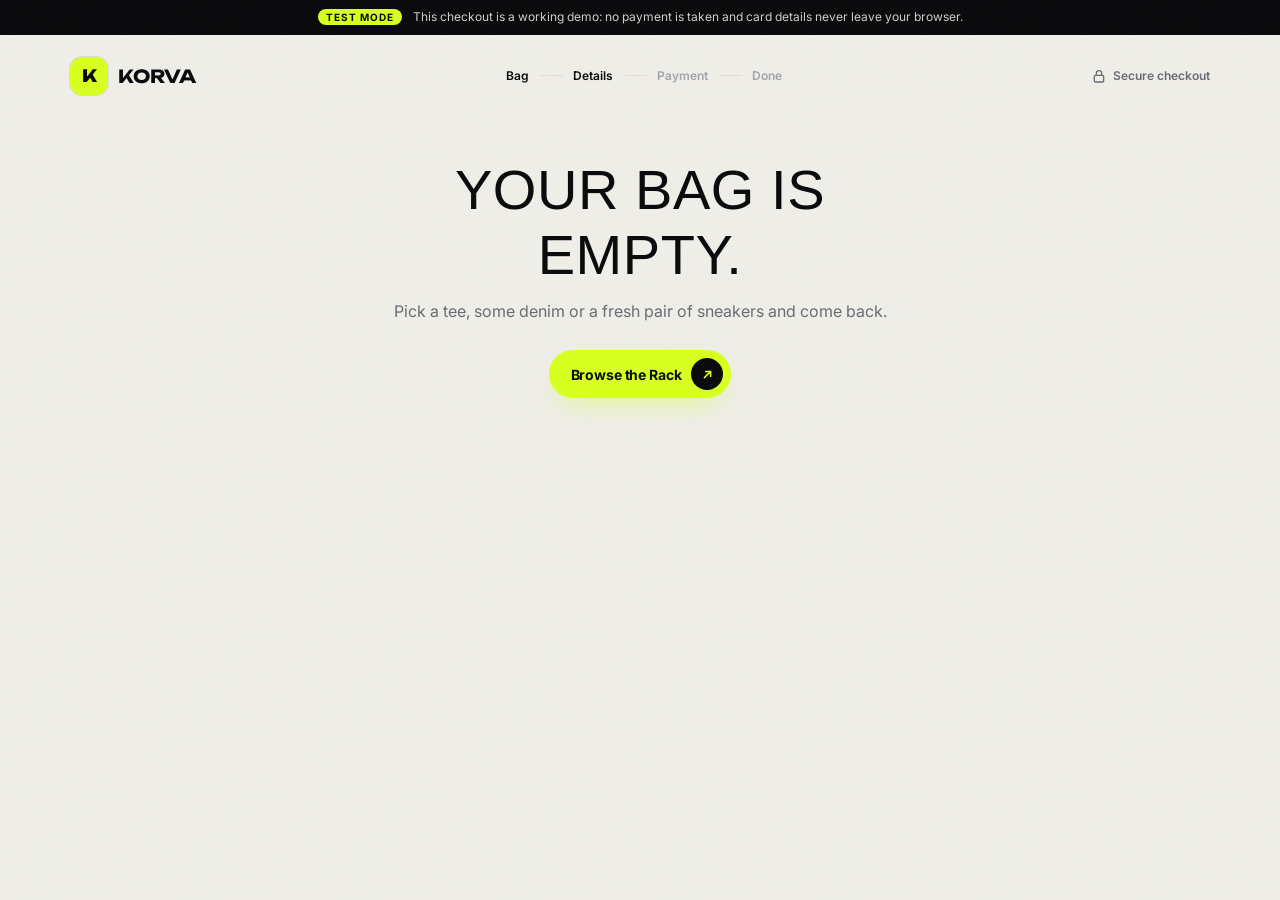
<file: checkout.html>
<!doctype html>
<html lang="en-NZ">
<head>
  <meta charset="utf-8" />
  <meta name="viewport" content="width=device-width, initial-scale=1" />
  <title>Checkout — KORVA</title>
  <meta name="description" content="Secure checkout for KORVA. Pay with Apple Pay, Google Pay, Visa, Mastercard, Afterpay, Klarna or Gem." />
  <link rel="preconnect" href="https://fonts.googleapis.com" />
  <link rel="preconnect" href="https://fonts.gstatic.com" crossorigin />
  <link href="https://fonts.googleapis.com/css2?family=Inter:wght@400;500;600;700;800&family=Unbounded:wght@600;700;800&display=swap" rel="stylesheet" />
  <link rel="stylesheet" href="styles.css" />
  <link rel="stylesheet" href="checkout.css" />
</head>
<body class="co">
  <div class="co-test" role="note"><b>Test mode</b> This checkout is a working demo: no payment is taken and card details never leave your browser.</div>

  <header class="co-head">
    <a class="co-logo" href="index.html"><span class="mark">K</span><span>KORVA</span></a>
    <div class="co-steps" aria-hidden="true"><span class="is-on">Bag</span><i></i><span class="is-on">Details</span><i></i><span id="stepPay">Payment</span><i></i><span id="stepDone">Done</span></div>
    <div class="co-secure"><svg viewBox="0 0 24 24"><rect x="5" y="11" width="14" height="10" rx="2"/><path d="M8 11V8a4 4 0 0 1 8 0v3"/></svg>Secure checkout</div>
  </header>

  <!-- empty bag -->
  <section class="co-empty" id="coEmpty" hidden>
    <h1>Your bag is empty.</h1>
    <p>Pick a tee, some denim or a fresh pair of sneakers and come back.</p>
    <a class="pill pill--primary" href="index.html#rack">Browse the Rack <span class="pill__dot"><svg viewBox="0 0 24 24"><path d="M7 17L17 7M9 7h8v8"/></svg></span></a>
  </section>

  <!-- order complete -->
  <section class="co-done" id="coDone" hidden>
    <div class="co-done__check"><svg viewBox="0 0 24 24"><path d="M5 12.5l4.5 4.5L19 7.5"/></svg></div>
    <h1>Order confirmed.</h1>
    <p id="doneText"></p>
    <div class="co-done__card" id="doneCard"></div>
    <a class="pill pill--primary" href="index.html">Back to the store <span class="pill__dot"><svg viewBox="0 0 24 24"><path d="M7 17L17 7M9 7h8v8"/></svg></span></a>
  </section>

  <main class="co-grid" id="coMain">
    <form class="co-form" id="coForm" novalidate>
      <!-- express -->
      <section class="co-card">
        <h2>Express checkout</h2>
        <div class="express">
          <button type="button" class="xbtn xbtn--apple" data-wallet="Apple Pay" aria-label="Pay with Apple Pay"><svg viewBox="0 0 24 24"><path d="M16.4 12.6c0-2.3 1.9-3.4 2-3.5-1.1-1.6-2.8-1.8-3.4-1.8-1.4-.1-2.8.9-3.5.9s-1.8-.8-3-.8C7 7.4 5.6 8.3 4.8 9.7c-1.6 2.8-.4 6.9 1.2 9.1.8 1.1 1.7 2.3 2.8 2.3 1.1 0 1.6-.7 3-.7s1.8.7 3 .7 2-1.1 2.7-2.2c.9-1.3 1.2-2.5 1.2-2.6 0 0-2.3-.9-2.3-3.7zM14.2 5.8c.6-.8 1-1.8.9-2.8-.9 0-2 .6-2.6 1.4-.6.7-1.1 1.7-.9 2.7 1 .1 2-.5 2.6-1.3z" fill="currentColor"/></svg>Pay</button>
          <button type="button" class="xbtn xbtn--google" data-wallet="Google Pay" aria-label="Pay with Google Pay"><b class="g">G</b>Pay</button>
          <button type="button" class="xbtn xbtn--afterpay" data-bnpl="afterpay" aria-label="Check out with Afterpay">afterpay</button>
        </div>
        <div class="or"><span>or pay another way</span></div>
      </section>

      <!-- contact -->
      <section class="co-card">
        <h2><span>1</span>Contact</h2>
        <div class="row">
          <label class="fld"><span>Email</span><input type="email" name="email" autocomplete="email" required placeholder="you@example.co.nz" /></label>
          <label class="fld"><span>Mobile</span><input type="tel" name="phone" autocomplete="tel" required placeholder="021 123 4567" pattern="^(\+?64|0)\s?2\d[\d\s]{6,10}$" /></label>
        </div>
        <label class="check"><input type="checkbox" name="news" checked /> Email me new drops and member offers</label>
      </section>

      <!-- delivery -->
      <section class="co-card">
        <h2><span>2</span>Delivery address</h2>
        <div class="row">
          <label class="fld"><span>First name</span><input name="first" autocomplete="given-name" required /></label>
          <label class="fld"><span>Last name</span><input name="last" autocomplete="family-name" required /></label>
        </div>
        <label class="fld"><span>Street address</span><input name="street" autocomplete="address-line1" required placeholder="12 Cuba Street" /></label>
        <div class="row">
          <label class="fld"><span>Apartment, unit (optional)</span><input name="unit" autocomplete="address-line2" /></label>
          <label class="fld"><span>Suburb</span><input name="suburb" autocomplete="address-level3" required placeholder="Te Aro" /></label>
        </div>
        <div class="row row--3">
          <label class="fld"><span>Town / city</span><input name="city" autocomplete="address-level2" required placeholder="Wellington" /></label>
          <label class="fld"><span>Region</span>
            <select name="region" autocomplete="address-level1" required>
              <option value="">Select…</option>
              <option>Northland</option><option>Auckland</option><option>Waikato</option><option>Bay of Plenty</option><option>Gisborne</option><option>Hawke's Bay</option><option>Taranaki</option><option>Manawatū-Whanganui</option><option>Wellington</option><option>Tasman</option><option>Nelson</option><option>Marlborough</option><option>West Coast</option><option>Canterbury</option><option>Otago</option><option>Southland</option>
            </select>
          </label>
          <label class="fld"><span>Postcode</span><input name="postcode" autocomplete="postal-code" required inputmode="numeric" pattern="^\d{4}$" maxlength="4" placeholder="6011" /></label>
        </div>
        <label class="fld fld--static"><span>Country</span><input value="New Zealand" readonly tabindex="-1" /></label>
      </section>

      <!-- shipping -->
      <section class="co-card">
        <h2><span>3</span>Shipping</h2>
        <div class="opts" id="shipOpts">
          <label class="opt"><input type="radio" name="ship" value="standard" checked /><div><b>Standard · NZ Post</b><small>2–4 working days, tracked</small></div><em data-ship="standard"></em></label>
          <label class="opt"><input type="radio" name="ship" value="express" /><div><b>Express courier</b><small>Next working day to main centres</small></div><em data-ship="express"></em></label>
          <label class="opt"><input type="radio" name="ship" value="collect" /><div><b>Click &amp; Collect</b><small>Ready in 2 hours · Ponsonby Rd studio, Auckland</small></div><em data-ship="collect"></em></label>
        </div>
      </section>

      <!-- payment -->
      <section class="co-card">
        <h2><span>4</span>Payment</h2>
        <div class="pay" id="payOpts">
          <div class="pay__opt">
            <label class="pay__head"><input type="radio" name="pay" value="card" checked /><b>Credit or debit card</b><span class="paymarks"><span class="pm pm--visa">VISA</span><span class="pm pm--mc"><i></i><i></i></span></span></label>
            <div class="pay__body">
              <label class="fld fld--card"><span>Card number</span><input name="cc" inputmode="numeric" autocomplete="cc-number" placeholder="1234 5678 9012 3456" maxlength="23" /><i class="brand" id="ccBrand"></i></label>
              <div class="row row--3">
                <label class="fld"><span>Expiry</span><input name="exp" inputmode="numeric" autocomplete="cc-exp" placeholder="MM / YY" maxlength="7" /></label>
                <label class="fld"><span>Security code</span><input name="cvc" inputmode="numeric" autocomplete="cc-csc" placeholder="CVC" maxlength="4" /></label>
                <label class="fld"><span>Name on card</span><input name="ccname" autocomplete="cc-name" /></label>
              </div>
              <p class="hint">Test card: 4242 4242 4242 4242, any future date, any 3-digit CVC.</p>
            </div>
          </div>
          <div class="pay__opt">
            <label class="pay__head"><input type="radio" name="pay" value="applepay" /><b>Apple Pay</b><span class="paymarks"><span class="pm pm--apple"><svg viewBox="0 0 24 24"><path d="M16.4 12.6c0-2.3 1.9-3.4 2-3.5-1.1-1.6-2.8-1.8-3.4-1.8-1.4-.1-2.8.9-3.5.9s-1.8-.8-3-.8C7 7.4 5.6 8.3 4.8 9.7c-1.6 2.8-.4 6.9 1.2 9.1.8 1.1 1.7 2.3 2.8 2.3 1.1 0 1.6-.7 3-.7s1.8.7 3 .7 2-1.1 2.7-2.2c.9-1.3 1.2-2.5 1.2-2.6 0 0-2.3-.9-2.3-3.7zM14.2 5.8c.6-.8 1-1.8.9-2.8-.9 0-2 .6-2.6 1.4-.6.7-1.1 1.7-.9 2.7 1 .1 2-.5 2.6-1.3z" fill="currentColor"/></svg>Pay</span></span></label>
            <div class="pay__body"><p>Confirm with Face ID, Touch ID or your passcode in the Apple Pay sheet.</p></div>
          </div>
          <div class="pay__opt">
            <label class="pay__head"><input type="radio" name="pay" value="googlepay" /><b>Google Pay</b><span class="paymarks"><span class="pm pm--google"><b class="g">G</b>Pay</span></span></label>
            <div class="pay__body"><p>Pay with a card saved to your Google account.</p></div>
          </div>
          <div class="pay__opt">
            <label class="pay__head"><input type="radio" name="pay" value="afterpay" /><b>Afterpay</b><span class="paymarks"><span class="pm pm--afterpay">afterpay</span></span></label>
            <div class="pay__body"><p>Four interest-free payments, every two weeks. Available on orders from NZ$1 to NZ$2,000.</p><div class="sched" id="afterpaySched"></div></div>
          </div>
          <div class="pay__opt">
            <label class="pay__head"><input type="radio" name="pay" value="klarna" /><b>Klarna</b><span class="paymarks"><span class="pm pm--klarna">Klarna.</span></span></label>
            <div class="pay__body">
              <div class="opts opts--mini">
                <label class="opt"><input type="radio" name="klarna" value="4" checked /><div><b>Pay in 4</b><small id="klarna4"></small></div></label>
                <label class="opt"><input type="radio" name="klarna" value="30" /><div><b>Pay in 30 days</b><small>Nothing to pay today</small></div></label>
              </div>
            </div>
          </div>
          <div class="pay__opt">
            <label class="pay__head"><input type="radio" name="pay" value="gem" /><b>Gem Interest Free</b><span class="paymarks"><span class="pm pm--gem">gem</span></span></label>
            <div class="pay__body"><p id="gemText"></p><p class="hint">Gem Visa is subject to approval; fees, terms and conditions apply.</p></div>
          </div>
        </div>
        <div class="err" id="formErr" role="alert"></div>
        <button class="pill pill--primary paybtn" id="payBtn" type="submit">Pay <span id="payAmt"></span></button>
        <p class="legal">By placing your order you agree to the KORVA terms of sale. 30-day returns across New Zealand.</p>
      </section>
    </form>

    <!-- summary -->
    <aside class="co-sum" id="coSum">
      <div class="co-card co-card--sum">
        <h2>Order summary <small id="sumCount"></small></h2>
        <ul class="sum__list" id="sumList"></ul>
        <form class="promo" id="promoForm"><input id="promo" placeholder="Discount code" autocomplete="off" /><button>Apply</button></form>
        <div class="promo__msg" id="promoMsg"></div>
        <dl class="sum__totals">
          <div><dt>Subtotal</dt><dd id="sumSub"></dd></div>
          <div id="sumDiscRow" hidden><dt>Discount</dt><dd id="sumDisc"></dd></div>
          <div><dt>Shipping</dt><dd id="sumShip"></dd></div>
          <div class="sum__total"><dt>Total <small>NZD</small></dt><dd id="sumTotal"></dd></div>
          <div class="sum__gst"><dt>Includes GST (15%)</dt><dd id="sumGst"></dd></div>
        </dl>
        <div class="sum__bnpl" id="sumBnpl"></div>
        <div class="upsell" id="upsell"></div>
        <div class="sum__trust"><span>✓ Free NZ shipping over $150</span><span>✓ 30-day returns</span><span>✓ Secure payment</span></div>
      </div>
    </aside>
  </main>

  <!-- wallet / provider sheet -->
  <div class="sheet" id="sheet" aria-hidden="true">
    <div class="sheet__scrim" data-close></div>
    <div class="sheet__panel" id="sheetPanel"></div>
  </div>

  <div class="processing" id="processing"><div class="spinner"></div><p id="procText">Processing payment…</p></div>

  <script src="data.js"></script>
  <script src="checkout.js"></script>
</body>
</html>
</file>
<file: styles.css>
/* =====================================================================
   KORVA / AFTERHOURS — storefront styles
   Night concrete, silver and acid yellow. Condensed headlines, hard flash.
   ===================================================================== */
:root {
  --bg: #0b0b0d;
  --bg-2: #111115;
  --card: #16161b;
  --card-2: #1d1d23;
  --fg: #f2f2ee;
  --muted: #8d8d97;
  --line: #26262d;
  --ink: #0b0b0d;
  --acid: #d7ff1f;
  --acid-2: #bde000;
  --silver: #c8ccd4;
  --hot: #ff4d2e;
  --grad: linear-gradient(90deg, #f4f4f1 0%, #b9bdc6 40%, #d7ff1f 100%);
  --ease: cubic-bezier(.22, 1, .36, 1);
  --ease-io: cubic-bezier(.76, 0, .24, 1);
  --font: 'Inter', system-ui, -apple-system, 'Segoe UI', sans-serif;
  --display: 'Anton', Impact, 'Arial Narrow', sans-serif;
  --brand: 'Unbounded', 'Inter', system-ui, sans-serif;
  --mono: 'JetBrains Mono', ui-monospace, monospace;
  /* legacy names still used by the checkout */
  --primary: #d7ff1f;
  --primary-2: #bde000;
  --lime: #d7ff1f;
  --coral: #ff4d2e;
  --violet: #c8ccd4;
  color-scheme: dark;
}
* { box-sizing: border-box; margin: 0; padding: 0; }
html { -webkit-text-size-adjust: 100%; overflow-x: clip; }
html.lenis, html.lenis body { height: auto; }
.lenis.lenis-smooth { scroll-behavior: auto !important; }
body { background: var(--bg); color: var(--fg); font-family: var(--font); -webkit-font-smoothing: antialiased; overflow-x: clip; }
body::before { content: ''; position: fixed; inset: 0; z-index: 200; pointer-events: none; opacity: .07; mix-blend-mode: overlay; background-image: url("data:image/svg+xml,%3Csvg xmlns='http://www.w3.org/2000/svg' width='160' height='160'%3E%3Cfilter id='n'%3E%3CfeTurbulence baseFrequency='.9' numOctaves='2' stitchTiles='stitch'/%3E%3C/filter%3E%3Crect width='160' height='160' filter='url(%23n)'/%3E%3C/svg%3E"); }
body.is-intro, body.is-locked { overflow: hidden; height: 100vh; }
img { display: block; max-width: 100%; }
button { font: inherit; color: inherit; background: none; border: 0; cursor: pointer; }
a { color: inherit; text-decoration: none; }
svg { display: block; }
::selection { background: var(--acid); color: var(--ink); }
.icon-btn svg, .circle-btn svg, .pill__dot svg, .heart svg, .link-arrow svg, .dark-dot svg, .film__chip svg, .footer__news button svg {
  fill: none; stroke: currentColor; stroke-width: 2; stroke-linecap: round; stroke-linejoin: round;
}

/* ---------- type ---------- */
.h1, .h2 { font-family: var(--display); font-weight: 400; text-transform: uppercase; letter-spacing: .005em; line-height: .9; color: var(--fg); }
.h1 { font-size: clamp(56px, 8vw, 132px); }
.h2 { font-size: clamp(48px, 6.4vw, 104px); }
.center { text-align: center; }
.acid { font-style: normal; color: var(--acid); }
.eyebrow { font-family: var(--mono); font-size: 11px; font-weight: 700; letter-spacing: .16em; text-transform: uppercase; color: var(--silver); display: flex; align-items: center; gap: 10px; margin-bottom: 16px; }
.eyebrow::before { content: ''; width: 8px; height: 8px; background: var(--acid); }
.eyebrow.center { justify-content: center; }
.micro { text-align: center; font-family: var(--mono); font-size: 10px; letter-spacing: .2em; text-transform: uppercase; color: #5d5d66; margin-top: 30px; }

[data-split] .w { display: inline-block; white-space: nowrap; }
[data-split] .ch { display: inline-block; opacity: 0; transform: translateY(.5em) skewY(6deg); filter: blur(8px); transition: opacity .8s var(--ease), transform .9s var(--ease), filter .8s var(--ease); }
[data-split].is-in .ch { opacity: 1; transform: none; filter: none; }
[data-reveal] { opacity: 0; transform: translateY(30px); filter: blur(6px); transition: opacity 1s var(--ease), transform 1.1s var(--ease), filter 1s var(--ease); }
[data-reveal].is-in { opacity: 1; transform: none; filter: none; }

/* ---------- pills / buttons ---------- */
.pill { display: inline-flex; align-items: center; gap: 10px; height: 48px; padding: 0 8px 0 22px; border-radius: 999px; font-size: 14px; font-weight: 700; letter-spacing: -0.01em; white-space: nowrap; transition: transform .4s var(--ease), box-shadow .4s var(--ease), background .3s; }
.pill:not(:has(.pill__dot)):not(:has(.pill__count)) { padding: 0 26px; justify-content: center; }
.pill:hover { transform: translateY(-2px); }
.pill:active { transform: scale(.97); }
.pill--acid, .pill--primary, .pill--lime { background: var(--acid); color: var(--ink); box-shadow: 0 12px 30px -14px rgba(215,255,31,.75); }
.pill--acid:hover { box-shadow: 0 16px 40px -12px rgba(215,255,31,.9); }
.pill--ghost { background: rgba(255,255,255,.08); color: #fff; border: 1px solid rgba(255,255,255,.28); backdrop-filter: blur(10px); }
.pill--sm { height: 38px; font-size: 12.5px; padding: 0 5px 0 16px; }
.pill__dot { width: 32px; height: 32px; border-radius: 50%; background: var(--ink); color: var(--acid); display: grid; place-items: center; transition: transform .5s var(--ease); }
.pill--sm .pill__dot { width: 28px; height: 28px; }
.pill--ghost .pill__dot { background: #fff; color: var(--ink); }
.pill__dot svg { width: 15px; height: 15px; stroke-width: 2.4; }
.pill:hover .pill__dot { transform: rotate(45deg); }
.pill__count { min-width: 30px; height: 30px; border-radius: 50%; background: var(--ink); color: var(--acid); display: grid; place-items: center; font-size: 12px; font-weight: 800; }
.circle-btn { width: 44px; height: 44px; border-radius: 50%; border: 1px solid var(--line); background: var(--card); display: grid; place-items: center; color: var(--fg); transition: transform .3s var(--ease), background .3s, color .3s; }
.circle-btn:hover { background: var(--acid); color: var(--ink); transform: scale(1.06); }
.circle-btn svg { width: 18px; height: 18px; }
.heart { width: 42px; height: 42px; border-radius: 50%; display: grid; place-items: center; background: var(--card-2); border: 1px solid var(--line); color: var(--hot); transition: transform .3s var(--ease); }
.heart svg { width: 18px; height: 18px; }
.heart.is-on svg { fill: currentColor; }
.heart:hover { transform: scale(1.1); }
.link-arrow { display: inline-flex; align-items: center; gap: 8px; font-size: 13px; font-weight: 700; color: var(--fg); }
.link-arrow svg { width: 16px; height: 16px; transition: transform .3s var(--ease); }
.link-arrow:hover { color: var(--acid); }
.link-arrow:hover svg { transform: translateX(4px); }
.dark-dot { width: 36px; height: 36px; border-radius: 50%; background: var(--acid); color: var(--ink); display: grid; place-items: center; flex: none; }
.dark-dot svg { width: 14px; height: 14px; }
.badge-new { position: absolute; z-index: 4; font-family: var(--mono); font-size: 9px; font-weight: 700; letter-spacing: .12em; background: var(--acid); color: var(--ink); padding: 4px 7px; }

/* =====================================================================
   INTRO — clock counts to midnight, flashes reveal the drop, blinds open
   ===================================================================== */
.intro { position: fixed; inset: 0; z-index: 100; background: #070708; color: #fff; overflow: hidden; display: grid; place-items: center; }
.intro__grain { position: absolute; inset: -50%; opacity: .14; background-image: url("data:image/svg+xml,%3Csvg xmlns='http://www.w3.org/2000/svg' width='200' height='200'%3E%3Cfilter id='n'%3E%3CfeTurbulence baseFrequency='.85' numOctaves='3'/%3E%3C/filter%3E%3Crect width='200' height='200' filter='url(%23n)'/%3E%3C/svg%3E"); animation: grain .5s steps(4) infinite; }
@keyframes grain { 0% { transform: translate(0, 0); } 25% { transform: translate(-3%, 2%); } 50% { transform: translate(2%, -3%); } 75% { transform: translate(-2%, -1%); } }
.intro__top, .intro__bottom { position: absolute; left: clamp(20px, 4vw, 48px); right: clamp(20px, 4vw, 48px); display: flex; justify-content: space-between; font-family: var(--mono); font-size: 11px; letter-spacing: .18em; text-transform: uppercase; color: rgba(255,255,255,.55); z-index: 3; }
.intro__top { top: 28px; } .intro__bottom { bottom: 34px; }
.intro__clock { position: absolute; top: 70px; left: 50%; transform: translateX(-50%); z-index: 3; text-align: center; font-family: var(--mono); }
.intro__clock span { display: block; font-size: clamp(22px, 3vw, 34px); font-weight: 700; color: var(--acid); letter-spacing: .06em; font-variant-numeric: tabular-nums; }
.intro__clock small { font-size: 10px; letter-spacing: .3em; text-transform: uppercase; color: rgba(255,255,255,.5); }
.intro__shots { position: absolute; inset: 0; z-index: 1; display: grid; place-items: center; }
.intro__shots img { position: absolute; width: min(46vw, 440px); max-height: 56vh; object-fit: contain; opacity: 0; transform: scale(.9) rotate(var(--r, 0deg)); filter: drop-shadow(0 40px 60px rgba(0,0,0,.8)) contrast(1.1); transition: opacity .25s, transform 1.2s var(--ease); }
.intro__shots img:nth-child(1) { --r: -6deg; } .intro__shots img:nth-child(2) { --r: 4deg; } .intro__shots img:nth-child(3) { --r: -3deg; } .intro__shots img:nth-child(4) { --r: 7deg; }
.intro__shots img.is-on { opacity: 1; transform: scale(1) rotate(var(--r)); }
.intro__shots img.is-past { opacity: .12; transform: scale(1.1) rotate(var(--r)); filter: grayscale(1) blur(2px); }
.intro__word { position: relative; z-index: 2; display: flex; font-family: var(--display); font-size: clamp(110px, 26vw, 400px); line-height: .82; letter-spacing: .01em; color: transparent; -webkit-text-stroke: 2px rgba(255,255,255,.85); }
.intro__word span { display: inline-block; transform: translateY(30%); opacity: 0; transition: transform 1s var(--ease), opacity .6s, color .25s, -webkit-text-stroke-color .25s; }
.intro__word.is-in span { transform: none; opacity: 1; }
.intro__word.is-lit span { color: var(--acid); -webkit-text-stroke-color: var(--acid); }
.intro__word span:nth-child(2) { transition-delay: .06s; } .intro__word span:nth-child(3) { transition-delay: .12s; } .intro__word span:nth-child(4) { transition-delay: .18s; } .intro__word span:nth-child(5) { transition-delay: .24s; }
.intro__line { position: absolute; z-index: 3; top: calc(50% + clamp(60px, 13vw, 200px)); font-family: var(--display); font-size: clamp(22px, 3vw, 40px); text-transform: uppercase; letter-spacing: .02em; opacity: 0; transform: translateY(10px); transition: all .6s var(--ease); }
.intro__line b { color: var(--acid); font-weight: 400; }
.intro__line.is-in { opacity: 1; transform: none; }
.intro__flash { position: absolute; inset: 0; z-index: 5; background: #fff; opacity: 0; pointer-events: none; }
.intro__flash.go { animation: flash .45s ease-out; }
@keyframes flash { 0% { opacity: .95; } 100% { opacity: 0; } }
.intro__blinds { position: absolute; inset: 0; z-index: 6; display: grid; grid-template-rows: repeat(8, 1fr); pointer-events: none; }
.intro__blinds i { background: #070708; transform-origin: 50% 0; transform: scaleY(0); }
.intro.is-open .intro__blinds i { animation: blind 1s var(--ease-io) forwards; }
.intro.is-open .intro__blinds i:nth-child(odd) { transform-origin: 50% 100%; }
@keyframes blind { 0% { transform: scaleY(0); } 45% { transform: scaleY(1.02); } 100% { transform: scaleY(0); } }
.intro.is-open .intro__blinds i:nth-child(2) { animation-delay: .04s; } .intro.is-open .intro__blinds i:nth-child(3) { animation-delay: .08s; } .intro.is-open .intro__blinds i:nth-child(4) { animation-delay: .12s; }
.intro.is-open .intro__blinds i:nth-child(5) { animation-delay: .16s; } .intro.is-open .intro__blinds i:nth-child(6) { animation-delay: .2s; } .intro.is-open .intro__blinds i:nth-child(7) { animation-delay: .24s; } .intro.is-open .intro__blinds i:nth-child(8) { animation-delay: .28s; }
.intro.is-open > :not(.intro__blinds) { transition: opacity .1s .55s; opacity: 0 !important; }
.intro.is-open { background: transparent; transition: background 0s .55s; }
.intro.is-gone { display: none; }
.intro__skip { position: absolute; z-index: 7; right: clamp(20px, 4vw, 48px); bottom: 70px; font-family: var(--mono); font-size: 11px; letter-spacing: .2em; text-transform: uppercase; color: rgba(255,255,255,.7); border: 1px solid rgba(255,255,255,.25); padding: 9px 16px; border-radius: 999px; }
.intro__skip:hover { background: var(--acid); color: var(--ink); border-color: var(--acid); }

/* =====================================================================
   NAV
   ===================================================================== */
.nav { position: fixed; top: 14px; left: 50%; z-index: 50; width: min(1220px, calc(100vw - 32px)); height: 58px; padding: 0 8px 0 10px; display: flex; align-items: center; gap: 18px; border-radius: 999px;
  background: rgba(14, 14, 18, .78); backdrop-filter: blur(18px) saturate(1.4); -webkit-backdrop-filter: blur(18px) saturate(1.4);
  border: 1px solid rgba(255,255,255,.08); box-shadow: 0 20px 40px -20px rgba(0,0,0,.8); color: #fff; transform: translate(-50%, 0); transition: transform .8s var(--ease), opacity .6s; }
body.is-intro .nav { transform: translate(-50%, -140%); opacity: 0; }
.nav__logo { display: flex; align-items: center; gap: 10px; }
.mark { width: 38px; height: 38px; border-radius: 12px; display: grid; place-items: center; font-family: var(--brand); font-weight: 800; font-size: 17px; color: var(--ink); background: var(--acid); }
.nav__word { font-family: var(--brand); font-weight: 700; font-size: 17px; letter-spacing: .04em; }
.nav__links { display: flex; gap: 2px; margin: 0 auto; }
.nav__links a { font-size: 12.5px; font-weight: 500; padding: 8px 12px; border-radius: 999px; color: rgba(255,255,255,.72); transition: background .35s var(--ease), color .35s; white-space: nowrap; }
.nav__links a:hover { color: #fff; background: rgba(255,255,255,.08); }
.nav__links a.is-active { background: var(--acid); color: var(--ink); font-weight: 700; }
.nav__links a.nav__new:not(.is-active) { color: var(--acid); }
.nav__icons { display: flex; align-items: center; gap: 6px; }
.nav__clock { font-family: var(--mono); font-size: 11px; color: rgba(255,255,255,.55); margin-right: 4px; font-variant-numeric: tabular-nums; }
.icon-btn { width: 36px; height: 36px; border-radius: 50%; display: grid; place-items: center; color: #fff; position: relative; transition: background .3s; }
.icon-btn:hover { background: rgba(255,255,255,.1); }
.icon-btn svg { width: 18px; height: 18px; }
.bag-count { position: absolute; top: 1px; right: -1px; min-width: 17px; height: 17px; border-radius: 9px; background: var(--acid); color: var(--ink); font-size: 9.5px; font-weight: 800; display: grid; place-items: center; padding: 0 4px; transition: transform .4s var(--ease), opacity .3s; }
.bag-count.bump { transform: scale(1.5); }
.bag-count.is-zero { opacity: 0; transform: scale(.4); }
.nav__burger { display: none; width: 40px; height: 40px; border-radius: 50%; background: rgba(255,255,255,.1); position: relative; }
.nav__burger span { position: absolute; left: 12px; right: 12px; height: 2px; background: #fff; border-radius: 2px; transition: transform .4s var(--ease); }
.nav__burger span:first-child { top: 16px; } .nav__burger span:last-child { top: 23px; }

/* =====================================================================
   HERO
   ===================================================================== */
.hero { position: relative; height: 100vh; min-height: 620px; overflow: hidden; background: #000; }
.hero__slides, .hero__slide { position: absolute; inset: 0; }
.hero__slide { opacity: 0; transition: opacity 1.2s var(--ease-io); }
.hero__slide img { width: 100%; height: 100%; object-fit: cover; transform: scale(1.14); transition: transform 7s linear; filter: contrast(1.08) saturate(.85); }
.hero__slide.is-on { opacity: 1; }
.hero__slide.is-on img { transform: scale(1.02); }
.hero__slide:not(.is-drop) img { filter: grayscale(.55) contrast(1.15) brightness(.85); }
.hero__shade { position: absolute; inset: 0; background: linear-gradient(180deg, rgba(0,0,0,.5), transparent 28%, transparent 42%, rgba(0,0,0,.92)), linear-gradient(90deg, rgba(0,0,0,.6), transparent 60%); }
.hero__content { position: absolute; left: clamp(20px, 5vw, 72px); bottom: clamp(80px, 12vh, 130px); max-width: min(980px, 88vw); color: #fff; }
.hero__chip { display: inline-flex; align-items: center; gap: 8px; padding: 7px 12px; background: var(--acid); color: var(--ink); font-family: var(--mono); font-size: 10.5px; letter-spacing: .14em; font-weight: 700; margin-bottom: 18px; }
.hero__eyebrow { font-family: var(--mono); font-size: 11px; font-weight: 700; letter-spacing: .18em; margin-bottom: 12px; color: var(--acid); }
.hero__title { font-family: var(--display); font-weight: 400; text-transform: uppercase; font-size: clamp(64px, 10vw, 168px); line-height: .86; letter-spacing: .005em; }
.hero__title .ch { display: inline-block; opacity: 0; transform: translateY(40%); filter: blur(10px); animation: chIn .9s var(--ease) forwards; }
.hero__title .w.is-acid .ch, .hero__title .w:last-child .ch { color: var(--acid); }
@keyframes chIn { to { opacity: 1; transform: none; filter: none; } }
.hero__text { margin-top: 18px; font-size: 15px; line-height: 1.55; color: rgba(255,255,255,.82); max-width: 500px; opacity: 0; animation: fadeUp 1s .5s var(--ease) forwards; }
.hero__cta { display: flex; gap: 12px; margin-top: 26px; opacity: 0; animation: fadeUp 1s .7s var(--ease) forwards; flex-wrap: wrap; }
@keyframes fadeUp { from { opacity: 0; transform: translateY(20px); } to { opacity: 1; transform: none; } }
.hero__side { position: absolute; right: clamp(20px, 5vw, 72px); top: 50%; transform: translateY(-50%); display: flex; flex-direction: column; align-items: center; gap: 10px; font-family: var(--mono); font-size: 12px; color: rgba(255,255,255,.6); }
.hero__side span:first-child { color: var(--acid); font-weight: 700; }
.hero__side i { width: 1px; height: 60px; background: rgba(255,255,255,.3); }
.hero__bars { position: absolute; right: clamp(20px, 5vw, 72px); bottom: clamp(80px, 12vh, 130px); display: flex; gap: 8px; }
.hero__bar { width: 46px; height: 3px; background: rgba(255,255,255,.25); overflow: hidden; cursor: pointer; }
.hero__bar i { display: block; height: 100%; width: 0; background: var(--acid); }
.hero__bar.is-on i { animation: barFill var(--dur, 6s) linear forwards; }
.hero__bar.is-done i { width: 100%; }
@keyframes barFill { to { width: 100%; } }

.ribbon { position: relative; z-index: 3; margin-top: -46px; transform: rotate(-2deg); background: var(--acid); padding: 14px 0; overflow: hidden; box-shadow: 0 18px 40px -16px rgba(0,0,0,.8); }
.ribbon__track { display: flex; gap: 30px; width: max-content; animation: marquee 34s linear infinite; font-family: var(--display); letter-spacing: .02em; color: var(--ink); font-size: 26px; text-transform: uppercase; }
.ribbon__track i { font-style: normal; align-self: center; font-size: 18px; }
@keyframes marquee { to { transform: translateX(-33.333%); } }

/* =====================================================================
   SECTIONS
   ===================================================================== */
.sec { position: relative; padding: clamp(90px, 13vh, 150px) clamp(20px, 5vw, 72px); }
.sec__head { display: flex; justify-content: space-between; align-items: flex-end; gap: 40px; margin-bottom: 52px; }
.sec__aside { max-width: 330px; font-size: 13.5px; color: var(--muted); line-height: 1.6; text-align: right; }
.mini-plus { display: inline-grid; place-items: center; width: 16px; height: 16px; border-radius: 50%; background: var(--acid); color: var(--ink); font-size: 11px; }

/* ---------- AFTERHOURS drop ---------- */
.drop { position: relative; display: grid; grid-template-columns: 1.15fr 1fr; gap: clamp(24px, 4vw, 60px); align-items: center; margin: clamp(80px, 11vh, 130px) clamp(12px, 2vw, 24px) 0; padding: clamp(20px, 3vw, 40px); border-radius: 32px; background: linear-gradient(160deg, #141418, #0a0a0c); border: 1px solid var(--line); overflow: hidden; }
.drop::before { content: ''; position: absolute; inset: 0; background: radial-gradient(50% 60% at 85% 10%, rgba(215,255,31,.12), transparent 70%), radial-gradient(40% 50% at 10% 100%, rgba(200,204,212,.1), transparent 70%); pointer-events: none; }
.drop__media { position: relative; border-radius: 22px; overflow: hidden; aspect-ratio: 3 / 2; box-shadow: 0 40px 70px -40px rgba(0,0,0,.9); }
.drop__media img { width: 100%; height: 100%; object-fit: cover; transform: scale(1.08); transition: transform 1.6s var(--ease); }
.drop.is-in .drop__media img, .drop__media:hover img { transform: scale(1); }
.drop__stamp { position: absolute; left: 16px; top: 16px; display: flex; flex-direction: column; font-family: var(--mono); font-size: 10px; font-weight: 700; letter-spacing: .2em; line-height: 1; background: var(--acid); color: var(--ink); padding: 10px 12px; }
.drop__stamp b { font-family: var(--display); font-weight: 400; font-size: 34px; letter-spacing: .02em; margin-top: 4px; }
.drop__time { position: absolute; right: 16px; bottom: 14px; font-family: var(--mono); font-size: 10px; letter-spacing: .14em; color: rgba(255,255,255,.75); background: rgba(0,0,0,.5); padding: 5px 8px; }
.drop__body { position: relative; }
.drop__lead { margin-top: 16px; font-size: 14px; line-height: 1.6; color: rgba(255,255,255,.7); max-width: 460px; }
.drop__grid { display: grid; grid-template-columns: repeat(4, 1fr); gap: 10px; margin-top: 24px; }
.dtile { position: relative; background: linear-gradient(180deg, #1d1d23, #141418); border: 1px solid rgba(255,255,255,.07); border-radius: 18px; padding: 10px 10px 12px; transition: transform .5s var(--ease), border-color .3s; opacity: 0; transform: translateY(30px); }
.drop.is-in .dtile { opacity: 1; transform: none; transition-delay: var(--d); }
.dtile:hover { transform: translateY(-6px); border-color: rgba(215,255,31,.55); }
.dtile__img { aspect-ratio: 1; display: grid; place-items: center; }
.dtile__img img { max-width: 92%; max-height: 92%; object-fit: contain; filter: drop-shadow(0 14px 16px rgba(0,0,0,.6)); transition: transform .6s var(--ease); }
.dtile:hover .dtile__img img { transform: scale(1.08) rotate(-3deg); }
.dtile__name { font-size: 12px; font-weight: 700; margin-top: 6px; }
.dtile__price { font-family: var(--mono); font-size: 12px; color: var(--acid); font-weight: 700; margin-top: 2px; }
.dtile__add { position: absolute; right: 8px; top: 8px; width: 30px; height: 30px; border-radius: 50%; background: var(--acid); color: var(--ink); font-size: 18px; font-weight: 700; display: grid; place-items: center; transition: transform .3s var(--ease); }
.dtile__add:hover { transform: rotate(90deg) scale(1.1); }
.drop__cta { display: flex; align-items: center; gap: 16px; margin-top: 22px; font-family: var(--mono); font-size: 12px; color: rgba(255,255,255,.55); }

/* ---------- six hours, six moods ---------- */
.timeline { position: relative; }
.timeline__line { position: absolute; left: 0; right: 0; top: 34px; height: 2px; background: var(--line); }
.timeline__line i { display: block; height: 100%; width: 0; background: var(--acid); box-shadow: 0 0 14px rgba(215,255,31,.8); transition: width 1.6s var(--ease); }
.timeline.is-in .timeline__line i { width: 100%; }
.timeline__row { display: grid; grid-template-columns: repeat(6, 1fr); gap: clamp(10px, 1.6vw, 22px); }
.hour { position: relative; cursor: pointer; opacity: 0; transform: translateY(50px); transition: opacity .9s var(--ease), transform 1s var(--ease); transition-delay: var(--d, 0s); }
.timeline.is-in .hour { opacity: 1; transform: none; }
.hour__time { display: flex; align-items: center; gap: 8px; font-family: var(--mono); font-weight: 700; font-size: 15px; color: var(--fg); height: 70px; }
.hour__time::before { content: ''; width: 12px; height: 12px; border-radius: 50%; background: var(--bg); border: 2px solid var(--acid); box-shadow: 0 0 0 4px var(--bg); }
.hour__time span { background: var(--bg); padding: 0 8px 0 2px; }
.hour__frame { position: relative; aspect-ratio: 3 / 4.6; overflow: hidden; clip-path: polygon(0 0, calc(100% - 22px) 0, 100% 22px, 100% 100%, 0 100%); background: #000; }
.hour__frame img { width: 100%; height: 100%; object-fit: cover; filter: grayscale(1) contrast(1.35) brightness(.8); transform: scale(1.06); transition: filter .5s, transform 1.2s var(--ease); }
.hour__frame::after { content: ''; position: absolute; inset: 0; background: radial-gradient(circle at 50% 30%, rgba(255,255,255,.55), transparent 55%); opacity: 0; mix-blend-mode: overlay; transition: opacity .2s; }
.hour:hover .hour__frame img, .hour.is-hot .hour__frame img { filter: grayscale(0) contrast(1.15) brightness(1); transform: scale(1.12); }
.hour:hover .hour__frame::after { animation: flashOnce .5s ease-out; }
@keyframes flashOnce { 0% { opacity: 1; } 100% { opacity: 0; } }
.hour__name { font-family: var(--display); font-size: clamp(22px, 2vw, 30px); text-transform: uppercase; line-height: .95; margin-top: 12px; }
.hour__note { font-size: 11.5px; color: var(--muted); margin-top: 4px; }
.hour:nth-child(even) .hour__frame { margin-top: 40px; }

/* ---------- try the look (contact sheet) ---------- */
.look__grid { display: grid; grid-template-columns: 130px minmax(0, 1fr) 300px; gap: clamp(16px, 2.4vw, 32px); align-items: start; }
.csheet { list-style: none; display: grid; gap: 10px; padding: 12px; max-height: min(74vh, 720px); overflow-y: auto; scrollbar-width: none; background: #050506; border-radius: 6px; border: 1px solid var(--line); position: relative; }
.csheet::before, .csheet::after { content: ''; position: absolute; top: 0; bottom: 0; width: 8px; background: repeating-linear-gradient(180deg, transparent 0 8px, rgba(255,255,255,.12) 8px 14px); }
.csheet::before { left: 2px; } .csheet::after { right: 2px; }
.csheet button { position: relative; display: block; width: 100%; text-align: left; margin: 0 6px; width: calc(100% - 12px); }
.csheet img { width: 100%; aspect-ratio: 3 / 4; object-fit: cover; filter: grayscale(1) contrast(1.2) brightness(.7); transition: filter .4s; }
.csheet button:hover img, .csheet button.is-on img { filter: none; }
.csheet button.is-on { outline: 2px solid var(--acid); outline-offset: 3px; }
.csheet span { display: flex; justify-content: space-between; font-family: var(--mono); font-size: 9.5px; color: var(--muted); margin-top: 5px; letter-spacing: .06em; }
.csheet button.is-on span { color: var(--acid); }
.frame { position: relative; aspect-ratio: 2 / 3; height: min(74vh, 720px); width: auto; max-width: 100%; margin: 0 auto; border-radius: 6px; overflow: hidden; background: #000; box-shadow: 0 40px 80px -40px rgba(0,0,0,.9); }
.frame__img, .frame__spots { position: absolute; inset: 0; }
.frame__img img { width: 100%; height: 100%; object-fit: cover; transition: transform 6s linear; }
.frame:hover .frame__img img { transform: scale(1.03); }
.frame__flash { position: absolute; inset: 0; background: #fff; opacity: 0; pointer-events: none; }
.frame__flash.go { animation: flash .5s ease-out; }
.frame__meta { position: absolute; left: 14px; right: 14px; top: 12px; display: flex; justify-content: space-between; font-family: var(--mono); font-size: 10.5px; letter-spacing: .1em; color: #fff; text-shadow: 0 1px 6px rgba(0,0,0,.8); }
.frame__rec { color: var(--hot); animation: blink 1.4s infinite; }
.frame__nav { position: absolute; right: 12px; bottom: 12px; display: flex; gap: 8px; z-index: 3; }
.spot { position: absolute; width: 24px; height: 24px; margin: -12px 0 0 -12px; border-radius: 50%; background: var(--acid); color: var(--ink); font-family: var(--mono); font-size: 10px; font-weight: 700; display: grid; place-items: center; box-shadow: 0 0 0 2px #000, 0 6px 14px rgba(0,0,0,.6); z-index: 2; opacity: 0; transform: scale(.3); transition: opacity .4s, transform .5s var(--ease); transition-delay: var(--d, 0s); }
.spot.is-in { opacity: 1; transform: none; }
.spot::before { content: ''; position: absolute; inset: -6px; border-radius: 50%; border: 2px solid var(--acid); animation: pulse 2s infinite; }
@keyframes pulse { 0% { transform: scale(.8); opacity: 1; } 100% { transform: scale(1.8); opacity: 0; } }
.spot__tip { position: absolute; left: 30px; top: 50%; transform: translateY(-50%) translateX(-6px); background: #fff; color: var(--ink); white-space: nowrap; padding: 6px 10px; font-family: var(--font); font-size: 11px; font-weight: 700; box-shadow: 0 8px 20px -8px rgba(0,0,0,.6); opacity: 0; pointer-events: none; transition: all .3s var(--ease); }
.spot__tip b { color: #5c7a00; margin-left: 6px; }
.spot:hover .spot__tip, .spot.is-hot .spot__tip { opacity: 1; transform: translateY(-50%); }
.spot.is-hot { background: #fff; }
.look__panel { position: sticky; top: 90px; background: var(--card); border: 1px solid var(--line); border-radius: 22px; padding: 18px; }
.look__panel-title { font-family: var(--display); font-size: 30px; text-transform: uppercase; line-height: 1; margin-bottom: 4px; }
.look__panel-title small { display: block; font-family: var(--mono); font-size: 10px; color: var(--acid); letter-spacing: .16em; margin-bottom: 6px; }
.look__pieces { list-style: none; display: grid; gap: 6px; margin-top: 12px; }
.piece { display: grid; grid-template-columns: 52px 1fr auto; gap: 10px; align-items: center; padding: 6px; border-radius: 14px; transition: background .3s, transform .4s var(--ease); animation: pieceIn .7s var(--ease) both; animation-delay: var(--d); cursor: default; }
@keyframes pieceIn { from { opacity: 0; transform: translateX(20px); filter: blur(4px); } }
.piece.is-hot { background: var(--card-2); transform: translateX(-4px); }
.thumb { width: 52px; height: 52px; border-radius: 12px; background: #24242b; display: grid; place-items: center; overflow: hidden; }
.thumb img { width: 84%; height: 84%; object-fit: contain; filter: drop-shadow(0 4px 6px rgba(0,0,0,.4)); }
.piece__name { font-size: 12.5px; font-weight: 700; line-height: 1.25; }
.piece__price { font-family: var(--mono); font-size: 11px; color: var(--muted); margin-top: 2px; }
.piece__n { width: 24px; height: 24px; border-radius: 50%; background: var(--acid); color: var(--ink); font-family: var(--mono); font-size: 10px; font-weight: 700; display: grid; place-items: center; }
.piece.is-hot .piece__n { background: #fff; }
.look__total { display: flex; justify-content: space-between; align-items: baseline; margin: 14px 2px 12px; font-size: 11px; color: var(--muted); border-top: 1px dashed var(--line); padding-top: 12px; }
.look__total b { font-family: var(--display); font-weight: 400; font-size: 26px; color: var(--fg); }
.look__panel .pill { width: 100%; justify-content: space-between; }

/* ---------- pick a fit ---------- */
.pick { overflow: hidden; }
.deck { position: relative; height: clamp(410px, 54vh, 530px); perspective: 1400px; cursor: grab; touch-action: pan-y; }
.deck.is-drag { cursor: grabbing; }
.deck__track { position: absolute; inset: 0; transform-style: preserve-3d; }
.card { position: absolute; left: 0; top: 50%; width: clamp(200px, 17vw, 250px); aspect-ratio: 3 / 4.3; margin-top: calc(clamp(200px, 17vw, 250px) * -0.716); border-radius: 22px; background: var(--bg-c); color: var(--fg-c, #fff); user-select: none; box-shadow: 0 30px 50px -28px rgba(0,0,0,.9), inset 0 0 0 1px rgba(255,255,255,.1); transform-style: preserve-3d; will-change: transform; }
.card__inner { position: absolute; inset: 0; border-radius: inherit; overflow: hidden; transition: transform .25s ease-out; transform-style: preserve-3d; }
.card__inner::before { content: ''; position: absolute; inset: 0; background: radial-gradient(circle at 50% 72%, rgba(255,255,255,.22), transparent 60%), repeating-linear-gradient(90deg, rgba(255,255,255,.025) 0 2px, transparent 2px 6px); }
.card__title { position: absolute; left: 12px; right: 12px; top: 34px; font-family: var(--display); font-size: clamp(40px, 3.6vw, 56px); line-height: .88; text-align: center; color: inherit; z-index: 1; text-transform: uppercase; }
.card__img { position: absolute; left: 10%; right: 10%; top: 34%; bottom: 58px; display: grid; place-items: center; z-index: 2; }
.card__img img { max-width: 100%; max-height: 100%; object-fit: contain; filter: drop-shadow(0 18px 18px rgba(0,0,0,.55)); pointer-events: none; transition: transform .5s var(--ease); }
.card:hover .card__img img { transform: scale(1.06) rotate(-3deg); }
.card .badge-new { left: 12px; top: 12px; }
.card__fav { position: absolute; top: 12px; right: 12px; width: 28px; height: 28px; border-radius: 50%; background: rgba(255,255,255,.95); color: var(--hot); display: grid; place-items: center; z-index: 3; }
.card__fav svg { width: 14px; fill: none; stroke: currentColor; stroke-width: 2.4; }
.card__fav.is-on svg { fill: currentColor; }
.card__meta { position: absolute; left: 16px; bottom: 14px; z-index: 2; line-height: 1.2; }
.card__name { font-size: 10px; font-weight: 700; letter-spacing: .04em; opacity: .8; }
.card__price { font-family: var(--mono); font-size: 14px; font-weight: 700; }
.card__add { position: absolute; right: 12px; bottom: 12px; width: 38px; height: 38px; border-radius: 50%; background: var(--acid); color: var(--ink); display: grid; place-items: center; font-size: 22px; line-height: 1; z-index: 3; box-shadow: 0 0 0 3px rgba(0,0,0,.6); transition: transform .3s var(--ease); }
.card[data-acid] .card__add { background: var(--ink); color: var(--acid); box-shadow: 0 0 0 3px rgba(255,255,255,.5); }
.card__add:hover { transform: scale(1.12) rotate(90deg); }
.card__shine { position: absolute; inset: 0; background: radial-gradient(circle at var(--mx, 50%) var(--my, 30%), rgba(255,255,255,.3), transparent 50%); opacity: 0; transition: opacity .3s; pointer-events: none; z-index: 4; }
.card:hover .card__shine { opacity: 1; }
.card.is-press .card__inner { transform: scale(.95); }

/* ---------- the rack ---------- */
.rack { min-height: 100vh; }
.rack__head { position: relative; z-index: 3; }
.chips { display: flex; flex-wrap: wrap; justify-content: center; gap: 8px; margin-top: 28px; }
.chip { display: inline-flex; align-items: center; gap: 8px; height: 36px; padding: 0 8px 0 16px; border-radius: 999px; font-size: 12px; font-weight: 600; color: #c4c4cc; background: var(--card); border: 1px solid var(--line); transition: all .4s var(--ease); }
.chip i { font-style: normal; min-width: 20px; height: 20px; border-radius: 10px; display: grid; place-items: center; font-family: var(--mono); font-size: 10px; color: var(--muted); background: var(--bg); padding: 0 4px; }
.chip:hover { border-color: #44444d; }
.chip.is-on { background: var(--acid); color: var(--ink); border-color: transparent; }
.chip.is-on i { background: var(--ink); color: var(--acid); }
.rack__stage { position: relative; height: 560px; margin-top: 30px; border-radius: 28px; background: radial-gradient(120% 70% at 50% -10%, #2a2a31, #111114 60%, #0b0b0d); border: 1px solid var(--line); overflow: hidden; }
.rack__stage::before { content: ''; position: absolute; inset: 0; background-image: linear-gradient(rgba(255,255,255,.025) 1px, transparent 1px); background-size: 100% 60px; pointer-events: none; }
.rack__lights { position: absolute; inset: 0; pointer-events: none; display: flex; justify-content: space-around; }
.rack__lights i { width: 32%; height: 100%; background: radial-gradient(60% 75% at 50% 0%, rgba(255,255,240,.13), transparent 70%); }
.fixture { position: absolute; inset: 24px 2% 0; }
.rail { position: absolute; left: 0; right: 0; top: 6px; height: 290px; transition: opacity .6s var(--ease), transform .8s var(--ease); }
.rail__bar { position: relative; height: 12px; margin: 0 1%; border-radius: 12px; background: linear-gradient(180deg, #fafafa, #9a9ca4 50%, #55565d); box-shadow: 0 8px 18px -6px rgba(0,0,0,.8); }
.rail__bar::before, .rail__bar::after { content: ''; position: absolute; top: -5px; width: 22px; height: 22px; border-radius: 50%; background: radial-gradient(circle at 35% 35%, #fff, #6f7078); }
.rail__bar::before { left: -8px; } .rail__bar::after { right: -8px; }
.rail__items, .shelf__items { position: absolute; left: 1%; right: 1%; }
.rail__items { top: 0; bottom: 0; }
.shelf { position: absolute; left: 0; right: 0; top: 318px; height: 210px; transition: transform .8s var(--ease), opacity .6s; }
.shelf__items { top: 0; bottom: 22px; }
.shelf__board { position: absolute; left: 0; right: 0; bottom: 0; height: 22px; border-radius: 6px; background: linear-gradient(180deg, #3a3b42, #1a1a1f); box-shadow: 0 20px 30px -14px rgba(0,0,0,.9), inset 0 2px 0 rgba(255,255,255,.12); }
.shelf__board::after { content: ''; position: absolute; left: 0; right: 0; top: 0; height: 3px; border-radius: 6px 6px 0 0; background: var(--acid); box-shadow: 0 0 16px rgba(215,255,31,.7); }
.fixture.no-shelf .shelf { opacity: 0; pointer-events: none; transform: translateY(40px); }
.fixture.no-rail .rail { opacity: 0; pointer-events: none; }
.fixture.no-rail .shelf { transform: translateY(-200px); }
.piece-r { position: absolute; transform-origin: 50% 0; cursor: pointer; transition: left 1s var(--ease), transform 1s var(--ease), filter .8s var(--ease), opacity .8s var(--ease); }
.rail .piece-r { top: 4px; }
.shelf .piece-r { bottom: 0; transform-origin: 50% 100%; }
.piece-r__swing { position: relative; transform-origin: 50% 0; animation: swing var(--sw, 3.4s) ease-in-out infinite alternate; animation-delay: var(--sd, 0s); }
.shelf .piece-r__swing { animation: none; transform-origin: 50% 100%; transition: transform .5s var(--ease); }
.shelf .piece-r:hover .piece-r__swing { transform: translateY(-8px) rotate(-3deg); }
@keyframes swing { from { transform: rotate(-1.6deg); } to { transform: rotate(1.6deg); } }
.rail .piece-r:hover .piece-r__swing { animation-duration: .9s; }
.piece-r__hanger { display: block; width: 120px; height: 44px; margin: 0 auto -6px; position: relative; z-index: 2; overflow: visible; }
.piece-r__img { position: relative; display: block; height: var(--h); width: auto; max-width: none; margin: 0 auto; filter: drop-shadow(0 22px 18px rgba(0,0,0,.65)); transition: opacity .5s; }
.piece-r__back { position: absolute; left: 0; right: 0; bottom: 0; margin: 0 auto; opacity: 0; }
.piece-r.show-back .piece-r__back { opacity: 1; }
.piece-r.show-back .piece-r__front { opacity: 0; }
.piece-r.is-enter { animation: garmentIn 1.1s var(--ease) both; animation-delay: var(--d, 0s); }
@keyframes garmentIn { 0% { opacity: 0; transform: translateY(-60px) rotate(-10deg); } 60% { opacity: 1; transform: translateY(0) rotate(4deg); } 100% { transform: none; } }
.shelf .piece-r.is-enter { animation-name: shelfIn; }
@keyframes shelfIn { from { opacity: 0; transform: translateY(40px) scale(.9); } }
.piece-r.is-leave { animation: garmentOut .5s var(--ease-io) both; }
@keyframes garmentOut { to { opacity: 0; transform: translateY(40px); filter: blur(6px); } }
.piece-r__price { position: absolute; left: 50%; bottom: -26px; transform: translateX(-50%); font-family: var(--mono); font-size: 10px; font-weight: 700; color: var(--ink); background: var(--acid); padding: 3px 7px; white-space: nowrap; opacity: 0; transition: opacity .3s; }
.shelf .piece-r__price { bottom: auto; top: -26px; }
.piece-r:hover .piece-r__price { opacity: 1; }
.piece-r .badge-new { left: 50%; transform: translateX(-50%); top: -12px; white-space: nowrap; }
.shelf .piece-r .badge-new { top: -24px; }
.rack.is-focus .piece-r { filter: blur(8px) brightness(.5); opacity: .45; }
.rack.is-focus .piece-r.is-focus { filter: none; opacity: 1; z-index: 8; }
.rack.is-focus .piece-r.is-focus .piece-r__price, .rack.is-focus .piece-r.is-focus .badge-new { opacity: 0; }
.rack.is-focus .piece-r.is-focus .piece-r__swing { animation-duration: 6s; }
.rack__arrow { position: absolute; top: 44%; z-index: 9; opacity: 0; pointer-events: none; transition: opacity .4s; }
.rack__arrow--l { left: 14px; } .rack__arrow--r { right: 14px; }
.rack.is-focus .rack__arrow { opacity: 1; pointer-events: auto; }
.rack__detail { position: absolute; left: calc(50% + 150px); top: 70px; transform: translate(20px, 0); width: min(360px, 92vw); text-align: center; opacity: 0; pointer-events: none; transition: all .6s var(--ease); z-index: 9; background: rgba(22,22,27,.88); backdrop-filter: blur(14px); border: 1px solid var(--line); border-radius: 22px; padding: 18px; box-shadow: 0 30px 60px -30px rgba(0,0,0,.9); }
.rack.is-focus .rack__detail { opacity: 1; transform: none; pointer-events: auto; }
.rack__cat { font-family: var(--mono); font-size: 10px; font-weight: 700; letter-spacing: .2em; color: var(--acid); }
.rack__name { font-family: var(--display); font-size: 30px; text-transform: uppercase; line-height: 1; margin-top: 6px; }
.rack__price { font-size: 12.5px; color: var(--muted); margin: 6px 0 12px; line-height: 1.5; }
.seg { display: inline-flex; background: var(--bg); border-radius: 999px; padding: 3px; gap: 2px; margin-bottom: 8px; }
.seg[hidden] { display: none; }
.seg button { font-family: var(--mono); font-size: 9.5px; font-weight: 700; letter-spacing: .12em; padding: 6px 12px; border-radius: 999px; color: var(--muted); transition: all .3s; }
.seg button.is-on { background: var(--acid); color: var(--ink); }
.sizes { display: flex; gap: 6px; justify-content: center; margin: 2px 0 12px; flex-wrap: wrap; }
.sizes button { min-width: 36px; height: 34px; padding: 0 10px; border-radius: 999px; font-family: var(--mono); font-size: 11px; font-weight: 700; color: #c4c4cc; border: 1px solid var(--line); background: var(--bg); transition: all .3s; }
.sizes button.is-on { background: #fff; color: var(--ink); border-color: #fff; }
.rack__actions { display: flex; gap: 8px; align-items: center; justify-content: center; }
.rack__actions .pill { height: 42px; }
.rack__close { display: inline-block; font-family: var(--mono); font-size: 10px; letter-spacing: .14em; text-transform: uppercase; color: var(--muted); margin-top: 12px; border-bottom: 1px solid #44444d; }

/* ---------- clock out ---------- */
.devote { overflow: hidden; padding-left: 0; padding-right: 0; }
.devote__head { display: flex; justify-content: space-between; align-items: flex-end; gap: 30px; padding: 0 clamp(20px, 5vw, 72px); }
.devote__rail { margin-top: 50px; overflow: hidden; cursor: grab; }
.devote__track { display: flex; gap: 20px; width: max-content; padding: 20px clamp(20px, 5vw, 72px) 30px; will-change: transform; }
.dcard { position: relative; width: clamp(230px, 19vw, 280px); aspect-ratio: 3 / 4.3; border-radius: 20px; overflow: hidden; color: #fff; flex: none; background: radial-gradient(120% 80% at 50% 25%, color-mix(in srgb, var(--pc) 55%, #2a2a30), #0d0d10 72%); border: 1px solid rgba(255,255,255,.07); box-shadow: 0 30px 50px -30px rgba(0,0,0,.9); transform: translateY(var(--y, 0)) rotate(var(--rot, 0deg)); transition: transform .8s var(--ease), border-color .3s; }
.dcard:nth-child(even) { --y: 22px; }
.dcard:hover { transform: translateY(calc(var(--y, 0px) - 12px)) rotate(0); border-color: rgba(215,255,31,.5); }
.dcard__img { position: absolute; left: 10%; right: 10%; top: 9%; height: 48%; display: grid; place-items: center; }
.dcard__img img { max-width: 100%; max-height: 100%; object-fit: contain; filter: drop-shadow(0 20px 20px rgba(0,0,0,.7)); transition: transform 1.2s var(--ease); }
.dcard:hover .dcard__img img { transform: scale(1.08) rotate(-4deg); }
.dcard::after { content: ''; position: absolute; inset: 45% 0 0; background: linear-gradient(180deg, transparent, rgba(0,0,0,.6)); pointer-events: none; }
.dcard__n { position: absolute; top: 12px; left: 12px; z-index: 2; font-family: var(--mono); font-size: 10px; font-weight: 700; background: var(--acid); color: var(--ink); padding: 3px 6px; }
.dcard__body { position: absolute; left: 16px; right: 16px; bottom: 16px; z-index: 2; }
.dcard__cat { font-family: var(--mono); font-size: 9.5px; font-weight: 700; letter-spacing: .16em; color: var(--acid); }
.dcard__name { font-family: var(--display); font-size: 26px; text-transform: uppercase; line-height: 1; margin: 6px 0; }
.dcard__desc { font-size: 11px; opacity: .72; line-height: 1.45; }
.dcard__row { display: flex; justify-content: space-between; align-items: center; margin-top: 12px; }
.dcard__price { font-family: var(--mono); font-size: 14px; font-weight: 700; }
.dcard__add { font-family: var(--mono); font-size: 9.5px; font-weight: 700; letter-spacing: .1em; padding: 8px 12px; border-radius: 999px; background: rgba(255,255,255,.1); border: 1px solid rgba(255,255,255,.3); color: inherit; transition: background .3s, color .3s; }
.dcard__add:hover { background: var(--acid); border-color: var(--acid); color: var(--ink); }
.lines { margin-top: 30px; overflow: hidden; transform: rotate(-1.5deg); border-top: 1px solid var(--line); border-bottom: 1px solid var(--line); padding: 14px 0; }
.lines__track { display: flex; gap: 50px; width: max-content; animation: marquee 30s linear infinite; font-family: var(--display); font-size: clamp(30px, 3.6vw, 54px); text-transform: uppercase; letter-spacing: .01em; color: var(--fg); }
.lines__track span { display: flex; align-items: center; gap: 50px; }
.lines__track span::after { content: '✦'; color: var(--acid); font-size: .5em; }
.lines__track em { font-style: normal; color: transparent; -webkit-text-stroke: 1.5px var(--fg); }
.devote__cta { display: flex; gap: 22px; justify-content: center; align-items: center; margin-top: 40px; }

/* ---------- caught in the flash ---------- */
.feel { padding-top: 70px; padding-bottom: 70px; }
.feel__grid { display: grid; grid-template-columns: minmax(120px, 15vw) 1fr minmax(100px, 11vw); gap: clamp(16px, 2.4vw, 36px); align-items: center; }
.feel__col { height: min(86vh, 780px); overflow: hidden; -webkit-mask: linear-gradient(180deg, transparent, #000 14%, #000 86%, transparent); mask: linear-gradient(180deg, transparent, #000 14%, #000 86%, transparent); }
.feel__colTrack { display: flex; flex-direction: column; gap: 14px; animation: colUp 40s linear infinite; }
.feel__col--r .feel__colTrack { animation-name: colDown; animation-duration: 46s; }
@keyframes colUp { to { transform: translateY(-50%); } }
@keyframes colDown { from { transform: translateY(-50%); } to { transform: translateY(0); } }
.feel__colTrack img { width: 100%; aspect-ratio: 3 / 4; object-fit: cover; border-radius: 4px; filter: grayscale(1) contrast(1.3) brightness(.75); transition: filter .4s; }
.feel__colTrack img:hover { filter: none; }
.feel__col--r .feel__colTrack img { aspect-ratio: 3 / 4.6; }
.feel__center { text-align: center; }
.feel__center .h2 { margin-bottom: 26px; }
.film { position: relative; aspect-ratio: 16 / 10; border-radius: 6px; overflow: hidden; background: #000; box-shadow: 0 40px 80px -40px rgba(0,0,0,.95); margin-bottom: 26px; transform: scale(var(--fs, .9)); transition: transform .2s linear; }
.film::after { content: ''; position: absolute; inset: 0; pointer-events: none; box-shadow: inset 0 0 120px rgba(0,0,0,.7); }
.film__frame { position: absolute; inset: 0; opacity: 0; transition: opacity .15s; }
.film__frame img { width: 100%; height: 100%; object-fit: cover; filter: contrast(1.12) saturate(.85); }
.film__frame.is-on { opacity: 1; }
.film__frame.is-on img { animation: kenburns 5.4s linear forwards; }
@keyframes kenburns { from { transform: scale(1.18) translate(var(--kx, 2%), var(--ky, 1%)); } to { transform: scale(1.02) translate(0, 0); } }
.film__flash { position: absolute; inset: 0; z-index: 2; background: #fff; opacity: 0; pointer-events: none; }
.film__flash.go { animation: flash .5s ease-out; }
.film__chip { position: absolute; top: 14px; left: 14px; display: flex; align-items: center; gap: 8px; background: rgba(0,0,0,.55); backdrop-filter: blur(10px); padding: 5px 9px; color: #fff; z-index: 3; font-family: var(--mono); font-size: 11px; }
.film__chip button { width: 22px; height: 22px; display: grid; place-items: center; color: #fff; }
.film__chip svg { width: 14px; }
.film__dot { width: 8px; height: 8px; border-radius: 50%; background: var(--hot); animation: blink 1.4s infinite; }
.film.is-paused .film__dot { animation: none; background: #8b8a96; }
@keyframes blink { 50% { opacity: .25; } }
.film__progress { position: absolute; left: 20px; right: 20px; bottom: 16px; height: 2px; background: rgba(255,255,255,.25); overflow: hidden; z-index: 3; }
.film__progress i { display: block; height: 100%; width: 0; background: var(--acid); }
.feel__note { font-family: var(--mono); font-size: 11px; color: #5d5d66; margin-top: 18px; }

/* ---------- reels ---------- */
.reels { overflow: hidden; }
.reels__side { display: flex; gap: 18px; align-items: flex-end; max-width: 420px; }
.reels__side p { font-size: 13px; color: var(--muted); line-height: 1.6; text-align: right; }
.reels__row { position: relative; height: clamp(390px, 54vh, 500px); perspective: 1200px; }
.reel { position: absolute; left: 50%; top: 50%; width: clamp(150px, 13vw, 200px); aspect-ratio: 9 / 16; margin: calc(clamp(150px, 13vw, 200px) * -0.889) 0 0 calc(clamp(150px, 13vw, 200px) / -2); border-radius: 16px; overflow: hidden; cursor: pointer; background: #222; box-shadow: 0 30px 50px -26px rgba(0,0,0,.9); transition: transform 1s var(--ease), filter 1s var(--ease), opacity 1s; color: #fff; }
.reel > img { width: 100%; height: 100%; object-fit: cover; transition: transform 6s linear, filter .6s; filter: grayscale(.4) contrast(1.1); }
.reel.is-center > img, .reel:hover > img { transform: scale(1.15); filter: none; }
.reel.is-center { box-shadow: 0 0 0 2px var(--acid), 0 30px 60px -20px rgba(0,0,0,.9); }
.reel::after { content: ''; position: absolute; inset: 0; background: linear-gradient(180deg, rgba(0,0,0,.45), transparent 22%, transparent 50%, rgba(0,0,0,.9)); }
.reel__top { position: absolute; top: 10px; left: 10px; right: 10px; display: flex; justify-content: space-between; font-family: var(--mono); font-size: 9px; font-weight: 700; letter-spacing: .1em; z-index: 2; }
.reel__play { position: absolute; left: 50%; top: 50%; width: 48px; height: 48px; margin: -24px 0 0 -24px; border-radius: 50%; background: var(--acid); display: grid; place-items: center; z-index: 2; opacity: 0; transform: scale(.6); transition: all .4s var(--ease); }
.reel__play::before { content: ''; margin-left: 4px; border-left: 13px solid var(--ink); border-top: 8px solid transparent; border-bottom: 8px solid transparent; }
.reel.is-center .reel__play, .reel:hover .reel__play { opacity: 1; transform: none; }
.reel__body { position: absolute; left: 12px; right: 12px; bottom: 12px; z-index: 2; }
.reel__cat { font-family: var(--mono); font-size: 8px; font-weight: 700; letter-spacing: .1em; color: var(--acid); }
.reel__name { font-family: var(--display); font-size: 22px; text-transform: uppercase; line-height: 1; margin: 4px 0 2px; }
.reel__place { font-size: 9.5px; opacity: .7; }

/* ---------- story viewer ---------- */
.story { position: fixed; inset: 0; z-index: 80; display: grid; place-items: center; opacity: 0; pointer-events: none; transition: opacity .6s var(--ease); overflow: hidden; }
.story.is-open { opacity: 1; pointer-events: auto; }
.story__bg { position: absolute; inset: -60px; background: #000 center / cover no-repeat; filter: blur(50px) brightness(.35) saturate(1.2); transform: scale(1.1); }
.story__bg::after { content: ''; position: absolute; inset: 0; background: var(--tint, #222); mix-blend-mode: color; opacity: .45; transition: background .8s; }
.story__stage { position: relative; width: 100%; height: 100%; perspective: 1400px; }
.story__card { position: absolute; left: 50%; top: 50%; width: min(400px, 86vw); aspect-ratio: 9 / 16; max-height: 88vh; transform: translate(-50%, -50%); border-radius: 18px; overflow: hidden; background: #000; color: #fff; box-shadow: 0 40px 80px -30px rgba(0,0,0,.9); transition: transform .8s var(--ease), opacity .8s var(--ease), filter .8s; }
.story__card > img { width: 100%; height: 100%; object-fit: cover; }
.story__card.is-cur > img { animation: kenburns 6s linear forwards; }
.story__card::after { content: ''; position: absolute; inset: 0; background: linear-gradient(180deg, rgba(0,0,0,.55), transparent 18%, transparent 45%, rgba(0,0,0,.94)); pointer-events: none; }
.story__card.is-side { cursor: pointer; }
.story__card.is-side .story__ui { opacity: 0; }
.story__side-name { position: absolute; left: 12px; bottom: 14px; z-index: 3; font-family: var(--display); font-size: 30px; text-transform: uppercase; opacity: 0; transition: opacity .4s; }
.story__card.is-side .story__side-name { opacity: 1; }
.story__ui { position: absolute; inset: 0; z-index: 3; transition: opacity .4s; }
.story__bars { position: absolute; top: 10px; left: 10px; right: 10px; display: flex; gap: 4px; }
.story__bars span { flex: 1; height: 2.5px; background: rgba(255,255,255,.3); overflow: hidden; }
.story__bars span i { display: block; height: 100%; width: 0; background: var(--acid); }
.story__head { position: absolute; top: 22px; left: 12px; right: 12px; display: flex; align-items: center; gap: 8px; }
.story__av { width: 30px; height: 30px; border-radius: 10px; background: var(--acid); color: var(--ink); font-family: var(--brand); font-weight: 800; font-size: 13px; display: grid; place-items: center; }
.story__who { font-size: 12px; font-weight: 700; line-height: 1.15; }
.story__who small { display: block; font-weight: 400; opacity: .75; font-size: 10px; }
.story__icons { margin-left: auto; display: flex; gap: 6px; }
.story__icons button { width: 28px; height: 28px; display: grid; place-items: center; color: #fff; }
.story__icons svg { width: 16px; fill: none; stroke: currentColor; stroke-width: 2; stroke-linecap: round; }
.story__body { position: absolute; left: 14px; right: 14px; bottom: 16px; }
.story__shop { display: grid; grid-template-columns: 58px 1fr; gap: 10px; align-items: center; background: rgba(255,255,255,.1); border: 1px solid rgba(255,255,255,.18); backdrop-filter: blur(12px); border-radius: 14px; padding: 8px; margin-top: 12px; }
.story__shop .thumb { width: 58px; height: 58px; background: rgba(0,0,0,.4); }
.story__cat { font-family: var(--mono); font-size: 9.5px; font-weight: 700; letter-spacing: .14em; color: var(--acid); }
.story__name { font-family: var(--display); font-size: 40px; text-transform: uppercase; line-height: .95; margin: 4px 0 0; }
.story__pname { font-size: 13px; font-weight: 700; }
.story__desc { font-size: 11px; opacity: .8; line-height: 1.4; margin-top: 2px; }
.story__row { display: flex; align-items: center; gap: 10px; margin-top: 12px; }
.story__price { font-family: var(--mono); font-weight: 700; font-size: 15px; }
.story__row .pill { height: 36px; font-size: 12px; padding: 0 16px; }
.story__heart { width: 36px; height: 36px; border-radius: 50%; background: var(--hot); display: grid; place-items: center; }
.story__heart svg { width: 15px; fill: none; stroke: #fff; stroke-width: 2.2; }
.story__heart.is-on svg { fill: #fff; }
.story__more { margin-left: auto; font-size: 11px; border-bottom: 1px solid rgba(255,255,255,.5); }
.story__hint { position: absolute; bottom: 14px; left: 50%; transform: translateX(-50%); font-family: var(--mono); font-size: 10px; color: rgba(255,255,255,.5); white-space: nowrap; }

/* ---------- the late shift ---------- */
.sig { overflow: hidden; padding-bottom: 70px; }
.fan { position: relative; height: clamp(350px, 48vh, 470px); margin-top: 30px; }
.arc { position: absolute; left: 50%; bottom: 20px; width: clamp(160px, 15vw, 230px); aspect-ratio: 3 / 4.2; margin-left: calc(clamp(160px, 15vw, 230px) / -2); border-radius: 999px 999px 18px 18px; overflow: hidden; cursor: pointer; transform-origin: 50% 100%; background: radial-gradient(circle at 50% 30%, #3a3b43, #141418 72%); box-shadow: 0 30px 50px -26px rgba(0,0,0,.95), inset 0 0 0 1px rgba(255,255,255,.12); transition: transform 1.1s var(--ease), filter 1.1s var(--ease), opacity 1.1s; display: grid; place-items: center; }
.arc.is-center { background: radial-gradient(circle at 50% 30%, #f6ffd0, var(--acid) 75%); }
.arc img { width: 76%; height: 70%; object-fit: contain; filter: drop-shadow(0 18px 18px rgba(0,0,0,.55)); }
.sig__info { text-align: center; margin-top: 10px; }
.sig__name { font-family: var(--display); font-size: 40px; text-transform: uppercase; line-height: 1; min-height: 42px; }
.sig__name .ch { display: inline-block; animation: chIn .7s var(--ease) both; opacity: 0; transform: translateY(40%); filter: blur(6px); }
.sig__sub { font-family: var(--mono); font-size: 12px; color: var(--muted); margin: 6px 0 16px; }
.sig__dots { display: flex; gap: 6px; justify-content: center; margin-top: 18px; }
.sig__dots button { width: 6px; height: 6px; background: #3a3a42; transition: all .4s var(--ease); }
.sig__dots button.is-on { width: 24px; background: var(--acid); }

/* ---------- three pieces, one night ---------- */
.mix { min-height: 100vh; padding-bottom: 70px; display: flex; flex-direction: column; }
.mix__top { position: relative; text-align: center; }
.mix__brand { position: absolute; left: 0; top: 0; font-family: var(--mono); font-size: 11px; font-weight: 700; color: var(--muted); }
.mix__offer { display: inline-block; font-family: var(--mono); font-size: 10.5px; font-weight: 700; color: var(--ink); background: var(--acid); padding: 5px 10px; margin-bottom: 16px; }
.mix__toast { position: absolute; left: 50%; top: 40px; transform: translate(-50%, 10px); background: #fff; color: var(--ink); font-size: 11.5px; font-weight: 700; padding: 8px 14px; border-radius: 999px; opacity: 0; transition: all .5s var(--ease); white-space: nowrap; z-index: 2; }
.mix__toast.is-on { opacity: 1; transform: translate(-50%, 0); }
.mix__canvas { width: calc(100% + 2 * clamp(20px, 5vw, 72px)); margin: 10px calc(-1 * clamp(20px, 5vw, 72px)); height: clamp(260px, 40vh, 380px); display: block; }
.mix__bottom { display: grid; grid-template-columns: 260px 1fr 240px; gap: 30px; align-items: end; margin-top: auto; }
.mix__slots { list-style: none; display: grid; }
.mix__slots li { display: grid; grid-template-columns: 30px 1fr 20px; align-items: center; padding: 10px 0; border-bottom: 1px solid var(--line); font-size: 12.5px; color: #5d5d66; }
.mix__slots li b { font-family: var(--mono); font-weight: 700; font-size: 11px; color: var(--acid); }
.mix__slots li.is-full { color: var(--fg); font-weight: 600; }
.mix__slots li button { color: var(--muted); font-size: 14px; opacity: 0; }
.mix__slots li.is-full button { opacity: 1; }
.mix__picker { text-align: center; }
.mix__prompt { font-family: var(--mono); font-size: 13px; color: var(--silver); margin-bottom: 14px; min-height: 22px; text-transform: uppercase; letter-spacing: .08em; }
.swatches { display: flex; justify-content: center; gap: 7px; flex-wrap: wrap; }
.sw { width: 44px; height: 44px; border-radius: 50%; background-size: 220% 100%; background-position: center; box-shadow: 0 6px 12px -6px rgba(0,0,0,.6), inset 0 0 0 2px rgba(255,255,255,.25); transition: transform .4s var(--ease), opacity .4s, filter .4s; position: relative; }
.sw:hover { transform: translateY(-6px) scale(1.12); }
.sw.is-on { transform: translateY(-4px); box-shadow: 0 0 0 3px var(--bg), 0 0 0 5px var(--acid); }
.sw.is-on::after { content: attr(data-n); position: absolute; inset: 0; display: grid; place-items: center; font-family: var(--mono); color: #fff; font-weight: 700; font-size: 11px; text-shadow: 0 1px 4px rgba(0,0,0,.9); }
.mix.is-full .sw:not(.is-on) { opacity: .3; filter: grayscale(.7); }
.mix__price { text-align: right; display: flex; flex-direction: column; align-items: flex-end; gap: 4px; }
.mix__price s { font-family: var(--mono); font-size: 11px; color: #5d5d66; min-height: 14px; }
.mix__price b { font-family: var(--display); font-weight: 400; font-size: 46px; line-height: 1; }
.mix__price small { font-family: var(--mono); font-size: 10px; color: var(--muted); }
.mix__price .pill { height: 42px; font-size: 12px; margin-top: 6px; opacity: 0; transform: translateY(10px); pointer-events: none; transition: all .5s var(--ease); }
.mix.is-full .mix__price .pill { opacity: 1; transform: none; pointer-events: auto; }

/* =====================================================================
   FOOTER + payment marks
   ===================================================================== */
.footer { padding: 0 clamp(12px, 2vw, 24px) 50px; }
.footer__card { position: relative; overflow: hidden; border-radius: 30px; padding: clamp(28px, 4vw, 54px); color: var(--fg); background: linear-gradient(160deg, #18181d, #0a0a0c); border: 1px solid var(--line); }
.footer__card::before { content: ''; position: absolute; inset: 0; background: radial-gradient(50% 60% at 100% 0%, rgba(215,255,31,.14), transparent 70%); pointer-events: none; }
.footer__top { display: flex; justify-content: space-between; align-items: flex-start; gap: 30px; position: relative; }
.footer__title { font-family: var(--display); font-weight: 400; text-transform: uppercase; font-size: clamp(48px, 6vw, 96px); line-height: .9; }
.footer__clock { text-align: right; font-family: var(--mono); }
.footer__clock span { display: block; font-size: clamp(30px, 3.4vw, 50px); font-weight: 700; color: var(--acid); font-variant-numeric: tabular-nums; }
.footer__clock small { font-size: 11px; color: var(--muted); }
.footer__cols { position: relative; display: grid; grid-template-columns: repeat(4, 1fr) 1.6fr; gap: 24px; margin-top: 56px; }
.footer__cols h4 { font-family: var(--mono); font-size: 10px; letter-spacing: .18em; text-transform: uppercase; color: var(--acid); margin-bottom: 12px; font-weight: 700; }
.footer__cols a { display: block; font-size: 13px; margin: 7px 0; color: #c4c4cc; transition: color .3s, transform .3s; }
.footer__cols a:hover { color: #fff; transform: translateX(4px); }
.footer__news p { font-size: 12px; color: var(--muted); line-height: 1.5; margin-bottom: 12px; }
.footer__news form { display: flex; background: var(--bg); border: 1px solid var(--line); border-radius: 999px; padding: 4px; }
.footer__news input { flex: 1; background: none; border: 0; outline: 0; color: #fff; padding: 0 14px; font: inherit; font-size: 13px; min-width: 0; }
.footer__news input::placeholder { color: #6a6a74; }
.footer__news button { width: 36px; height: 36px; border-radius: 50%; background: var(--acid); color: var(--ink); display: grid; place-items: center; }
.footer__news button svg { width: 16px; }
.footer__word { position: relative; font-family: var(--display); font-size: clamp(120px, 27vw, 420px); line-height: .8; letter-spacing: .01em; text-align: center; color: transparent; -webkit-text-stroke: 1.5px rgba(255,255,255,.14); margin: 40px 0 0; user-select: none; }
.footer__pay { position: relative; display: flex; align-items: center; gap: 16px; flex-wrap: wrap; margin-top: 26px; font-family: var(--mono); font-size: 10px; letter-spacing: .18em; text-transform: uppercase; color: var(--muted); }
.footer__legal { position: relative; margin-top: 22px; padding-top: 18px; border-top: 1px solid var(--line); font-size: 11px; color: #5d5d66; }
.paymarks { display: flex; gap: 8px; flex-wrap: wrap; align-items: center; }
.pm { height: 30px; min-width: 50px; padding: 0 10px; border-radius: 7px; display: inline-flex; align-items: center; justify-content: center; gap: 2px; font-family: var(--font); font-size: 13px; font-weight: 700; letter-spacing: 0; text-transform: none; background: #fff; color: #111; border: 1px solid rgba(0,0,0,.08); white-space: nowrap; }
.pm svg { width: 15px; height: 15px; margin-top: -2px; }
.pm--apple { background: #000; color: #fff; border-color: rgba(255,255,255,.2); }
.pm--google { color: #3c4043; }
.pm--google .g { background: conic-gradient(from -45deg, #ea4335 0 25%, #fbbc05 0 50%, #34a853 0 75%, #4285f4 0); -webkit-background-clip: text; background-clip: text; color: transparent; font-weight: 800; margin-right: 2px; }
.pm--visa { color: #1a1f71; font-style: italic; font-weight: 900; letter-spacing: .04em; }
.pm--mc { gap: 0; }
.pm--mc i { width: 18px; height: 18px; border-radius: 50%; background: #eb001b; }
.pm--mc i + i { background: #f79e1b; margin-left: -7px; mix-blend-mode: multiply; }
.pm--afterpay { background: #b2fce4; color: #000; font-weight: 800; }
.pm--klarna { background: #ffb3c7; color: #0b051d; font-weight: 800; }
.pm--gem { background: #00205b; color: #fff; font-weight: 800; letter-spacing: .02em; }

/* ticker */
.ticker { position: fixed; left: 0; right: 0; bottom: 0; z-index: 40; height: 26px; background: #000; color: #fff; overflow: hidden; display: flex; align-items: center; border-top: 1px solid var(--line); }
.ticker__track { display: flex; gap: 26px; white-space: nowrap; width: max-content; animation: marquee 60s linear infinite; font-family: var(--mono); font-size: 10.5px; }
.ticker__track b { color: var(--acid); letter-spacing: .08em; margin-right: 6px; }
.ticker__track i { color: var(--acid); font-style: normal; margin-left: 26px; }

/* drawer + toast */
.drawer { position: fixed; inset: 0; z-index: 90; pointer-events: none; }
.drawer__scrim { position: absolute; inset: 0; background: rgba(0,0,0,.6); opacity: 0; transition: opacity .5s; backdrop-filter: blur(3px); }
.drawer__panel { position: absolute; top: 10px; right: 10px; bottom: 10px; width: min(410px, calc(100vw - 20px)); background: var(--card); border: 1px solid var(--line); border-radius: 22px; padding: 22px; display: flex; flex-direction: column; transform: translateX(110%); transition: transform .7s var(--ease); box-shadow: 0 30px 80px -20px rgba(0,0,0,.8); }
.drawer.is-open { pointer-events: auto; }
.drawer.is-open .drawer__scrim { opacity: 1; }
.drawer.is-open .drawer__panel { transform: none; }
.drawer__head { display: flex; justify-content: space-between; align-items: center; margin-bottom: 14px; }
.drawer__head h3 { font-family: var(--display); font-weight: 400; font-size: 34px; text-transform: uppercase; }
.drawer__list { list-style: none; flex: 1; overflow: auto; display: grid; gap: 12px; align-content: start; }
.drawer__list li { display: grid; grid-template-columns: 60px 1fr auto; gap: 12px; align-items: center; animation: pieceIn .5s var(--ease) both; }
.drawer__list .thumb { width: 60px; height: 60px; }
.drawer__list b { font-size: 13px; display: block; }
.drawer__list small { font-size: 11px; color: var(--muted); display: block; }
.qty { display: inline-flex; align-items: center; gap: 2px; border: 1px solid var(--line); border-radius: 999px; padding: 2px; margin-top: 6px; }
.qty button { width: 24px; height: 24px; border-radius: 50%; font-size: 14px; line-height: 1; }
.qty button:hover { background: var(--card-2); }
.qty span { min-width: 18px; text-align: center; font-size: 12px; font-weight: 700; }
.drawer__line { font-family: var(--mono); font-size: 13px; font-weight: 700; text-align: right; }
.drawer__empty { color: var(--muted); font-size: 13px; padding: 40px 0; text-align: center; display: block !important; }
.drawer__foot { border-top: 1px solid var(--line); padding-top: 16px; display: grid; gap: 10px; }
.drawer__foot > div:not(.drawer__ship) { display: flex; justify-content: space-between; font-size: 15px; }
.drawer__foot b { font-family: var(--mono); }
.drawer__ship { font-size: 11px; color: var(--muted); }
.drawer__ship i { display: block; height: 4px; border-radius: 4px; background: var(--bg); margin-top: 6px; overflow: hidden; }
.drawer__ship i b { display: block; height: 100%; background: var(--acid); border-radius: 4px; }
.drawer__foot .pill { justify-content: center; }
.drawer__afterpay { font-size: 11px; color: var(--muted); text-align: center; }
.drawer__afterpay b { color: var(--fg); }
.toast { position: fixed; left: 50%; bottom: 46px; z-index: 95; transform: translate(-50%, 20px); background: #fff; color: var(--ink); padding: 11px 18px; border-radius: 999px; font-size: 13px; font-weight: 600; opacity: 0; pointer-events: none; transition: all .5s var(--ease); box-shadow: 0 20px 40px -16px rgba(0,0,0,.8); white-space: nowrap; }
.toast.is-on { opacity: 1; transform: translate(-50%, 0); }
.toast b { color: #000; background: var(--acid); padding: 0 4px; }
.flyer { position: fixed; z-index: 99; object-fit: contain; pointer-events: none; filter: drop-shadow(0 10px 20px rgba(0,0,0,.6)); transition: transform .9s cubic-bezier(.5, -0.3, .3, 1), opacity .9s; }

/* =====================================================================
   RESPONSIVE
   ===================================================================== */
@media (max-width: 1180px) { .nav__links a { padding: 8px 9px; font-size: 12px; } .nav__clock { display: none; } }
@media (max-width: 1020px) {
  .nav__links { position: fixed; top: 70px; left: 0; right: 0; flex-direction: column; background: rgba(14,14,18,.97); border: 1px solid var(--line); border-radius: 24px; padding: 12px; margin: 0; opacity: 0; pointer-events: none; transform: translateY(-10px); transition: all .5s var(--ease); }
  .nav__links a { font-size: 15px; padding: 12px 16px; }
  .nav.is-menu .nav__links { opacity: 1; pointer-events: auto; transform: none; }
  .nav.is-menu .nav__burger span:first-child { transform: translateY(3.5px) rotate(45deg); }
  .nav.is-menu .nav__burger span:last-child { transform: translateY(-3.5px) rotate(-45deg); }
  .nav__burger { display: block; }
  .nav__icons { margin-left: auto; }
  .drop { grid-template-columns: 1fr; }
  .timeline__row { grid-template-columns: repeat(3, 1fr); row-gap: 10px; }
  .timeline__line { display: none; }
  .hour:nth-child(even) .hour__frame { margin-top: 0; }
  .look__grid { grid-template-columns: 1fr; }
  .csheet { grid-auto-flow: column; grid-auto-columns: 92px; overflow-x: auto; padding: 14px 12px; }
  .csheet::before, .csheet::after { display: none; }
  .look__panel { position: static; max-width: 560px; width: 100%; justify-self: center; }
  .feel__grid { grid-template-columns: 1fr; }
  .feel__col { display: none; }
  .mix__bottom { grid-template-columns: 1fr; text-align: center; }
  .mix__price { align-items: center; text-align: center; }
  .footer__cols { grid-template-columns: repeat(2, 1fr); }
  .footer__news { grid-column: 1 / -1; }
  .sec__head, .devote__head { flex-direction: column; align-items: flex-start; gap: 16px; }
  .sec__aside, .reels__side p { text-align: left; }
}
@media (max-width: 600px) {
  .nav .pill--sm { display: none; }
  .nav { height: 54px; }
  .nav__word { display: none; }
  .hero__side { display: none; }
  .hero__bars { left: 20px; right: auto; bottom: 40px; }
  .hero__content { bottom: 80px; }
  .drop__grid { grid-template-columns: repeat(2, 1fr); }
  .timeline__row { grid-template-columns: repeat(2, 1fr); }
  .footer__top { flex-direction: column; }
  .footer__clock { text-align: left; }
  .mix__brand { position: static; margin-bottom: 6px; }
  .rack__stage { height: 600px; }
  .rack__detail { left: 50%; top: auto; bottom: 10px; transform: translate(-50%, 20px) !important; }
  .rack.is-focus .rack__detail { transform: translate(-50%, 0) !important; }
  .intro__bottom span:last-child { display: none; }
  .intro__skip { bottom: 64px; }
}
@media (prefers-reduced-motion: reduce) {
  *, *::before, *::after { animation-duration: .01ms !important; animation-iteration-count: 1 !important; transition-duration: .01ms !important; }
}

/* =====================================================================
   THE FITTING ROOM
   ===================================================================== */
.fit { padding-top: clamp(80px, 11vh, 130px); }
.fit__stage { position: relative; height: min(82vh, 780px); min-height: 560px; border-radius: 28px; overflow: hidden; background: #d8d3d6; box-shadow: 0 50px 90px -50px rgba(0,0,0,.9); isolation: isolate; color: var(--ink); }
.fit__scene { position: absolute; inset: 0; transition: opacity .7s var(--ease), transform 1.1s var(--ease), filter .7s; }
.fit__scene--model { opacity: 0; transform: scale(1.06); pointer-events: none; }
.fit__stage.is-model .fit__scene--rail { opacity: 0; transform: scale(.96); filter: blur(6px); pointer-events: none; }
.fit__stage.is-model .fit__scene--model { opacity: 1; transform: none; pointer-events: auto; }
.fit__bg { position: absolute; inset: 0; width: 100%; height: 100%; object-fit: cover; }
.fit__sun { position: absolute; inset: 0; background: linear-gradient(115deg, transparent 20%, rgba(255,236,214,.35) 38%, transparent 55%); mix-blend-mode: soft-light; animation: sun 14s ease-in-out infinite alternate; pointer-events: none; }
@keyframes sun { to { transform: translateX(6%); opacity: .6; } }
.fit__rail { position: absolute; left: 0; top: 8.5%; width: 74%; height: 34%; z-index: 1; overflow: visible; }
.fit__queue { position: absolute; inset: 0; z-index: 2; }
.fg { --o: 0; position: absolute; left: calc(42% - var(--o) * 10%); top: calc(12% + var(--o) * 2.4%); height: 74%; aspect-ratio: 3 / 4; transform: translateX(-50%) scale(calc(1 - var(--o) * .085)); transform-origin: 50% 0; transition: left 1s var(--ease), top 1s var(--ease), transform 1s var(--ease), filter 1s var(--ease), opacity .6s; filter: saturate(calc(1 - var(--o) * .18)) brightness(calc(1 - var(--o) * .06)) blur(calc(var(--o) * .7px)); cursor: pointer; }
.fg.is-front { cursor: default; }
.fg.is-out { left: 78%; opacity: 0; transform: translateX(-50%) scale(1.04) rotate(7deg); filter: blur(6px); transition: left .6s var(--ease-io), opacity .55s, transform .6s var(--ease-io), filter .6s; }
.fg.no-anim { transition: none !important; opacity: 0; }
.fg__swing { position: relative; width: 100%; height: 100%; transform-origin: 50% 0; display: flex; flex-direction: column; align-items: center; }
.fg.is-front .fg__swing { animation: pendulum 2.4s var(--ease) both, sway 5s 2.4s ease-in-out infinite alternate; }
@keyframes pendulum { 0% { transform: rotate(5deg) translateZ(0); } 30% { transform: rotate(-3deg); } 55% { transform: rotate(1.6deg); } 80% { transform: rotate(-.6deg); } 100% { transform: rotate(0); } }
@keyframes sway { from { transform: rotate(-.6deg); } to { transform: rotate(.6deg); } }
.fg__hanger { width: 42%; height: auto; margin-bottom: -2%; position: relative; z-index: 2; flex: none; }
.fg__img { position: relative; z-index: 1; max-width: 100%; max-height: 88%; object-fit: contain; filter: drop-shadow(0 18px 18px rgba(40,30,40,.25)); user-select: none; }
.fg__shadow { position: absolute; z-index: 0; bottom: 4%; left: 50%; width: 100%; max-height: 88%; object-fit: contain; transform: translate(-28%, 6%) skewX(-12deg) scale(1.02); filter: brightness(0) blur(16px); opacity: .22; pointer-events: none; }
.fg:not(.is-front) .fg__shadow { opacity: .12; }
.fit__model { position: absolute; left: 50%; bottom: 3%; height: 90%; aspect-ratio: 534 / 1300; transform: translateX(-62%); cursor: grab; touch-action: pan-y; z-index: 2; }
.fit__model.is-drag { cursor: grabbing; }
.fit__frame { position: absolute; inset: 0; width: 100%; height: 100%; object-fit: contain; object-position: 50% 100%; opacity: 0; transition: opacity .26s ease; user-select: none; -webkit-user-drag: none; filter: drop-shadow(0 20px 20px rgba(20,30,50,.18)); }
.fit__frame.is-on { opacity: 1; }
.fit__floor { position: absolute; left: 10%; right: 10%; bottom: -1%; height: 5%; border-radius: 50%; background: radial-gradient(closest-side, rgba(20,30,50,.38), transparent); filter: blur(4px); }
.fit__dial { position: absolute; left: 50%; bottom: 4%; transform: translateX(40%); display: flex; align-items: center; gap: 10px; z-index: 3; font-family: var(--mono); color: var(--ink); background: rgba(255,255,255,.62); backdrop-filter: blur(10px); border-radius: 999px; padding: 6px 14px 6px 6px; }
.fit__dial svg { width: 34px; height: 34px; }
.fit__dial g { transform-origin: 20px 20px; transition: transform .45s var(--ease); }
.fit__dial span { font-weight: 700; font-size: 13px; }
.fit__dial small { font-size: 10px; color: #55565e; letter-spacing: .08em; text-transform: uppercase; }
.fit__top { position: absolute; left: 18px; right: 18px; top: 16px; display: flex; justify-content: space-between; align-items: center; z-index: 5; }
.fit__tag { display: inline-flex; align-items: center; gap: 8px; background: rgba(255,255,255,.66); backdrop-filter: blur(10px); padding: 6px 12px 6px 6px; border-radius: 999px; font-size: 12px; font-weight: 700; }
.fit__tag b { width: 24px; height: 24px; border-radius: 8px; display: grid; place-items: center; background: var(--ink); color: var(--acid); font-family: var(--brand); font-size: 11px; }
.fit__toggle { display: inline-flex; background: rgba(255,255,255,.62); backdrop-filter: blur(12px); border-radius: 999px; padding: 4px; gap: 2px; box-shadow: 0 8px 24px -14px rgba(0,0,0,.5); }
.fit__toggle button { height: 34px; padding: 0 14px; border-radius: 999px; font-size: 12px; font-weight: 700; color: #4b4c55; transition: background .4s var(--ease), color .4s; }
.fit__toggle button.is-on { background: var(--ink); color: var(--acid); }
.fit__thumbs { position: absolute; left: 18px; bottom: 18px; display: flex; gap: 8px; z-index: 5; }
.fthumb { width: 54px; height: 54px; border-radius: 14px; background: rgba(255,255,255,.6); backdrop-filter: blur(10px); display: grid; place-items: center; transition: transform .35s var(--ease), box-shadow .35s; }
.fthumb img { width: 78%; height: 78%; object-fit: contain; }
.fthumb:hover { transform: translateY(-3px); }
.fthumb.is-on { box-shadow: 0 0 0 2px var(--ink), 0 0 0 4px var(--acid); }
.fit__arrows { position: absolute; left: 50%; bottom: 22px; transform: translateX(-90%); display: flex; gap: 8px; z-index: 5; }
.fit__stage.is-model .fit__arrows { opacity: 0; pointer-events: none; }
.fit__arrow { width: 42px; height: 42px; border-radius: 50%; background: rgba(255,255,255,.7); backdrop-filter: blur(10px); display: grid; place-items: center; color: var(--ink); transition: background .3s, color .3s; }
.fit__arrow:hover { background: var(--ink); color: var(--acid); }
.fit__arrow svg { width: 18px; fill: none; stroke: currentColor; stroke-width: 2.2; stroke-linecap: round; stroke-linejoin: round; }
.fit__card { position: absolute; right: 18px; top: 50%; transform: translateY(-50%); width: min(300px, 34%); z-index: 5; background: rgba(250,249,247,.86); backdrop-filter: blur(16px); border: 1px solid rgba(255,255,255,.7); border-radius: 20px; padding: 18px; box-shadow: 0 30px 60px -30px rgba(40,30,50,.45); }
.fit__card.is-swap > * { animation: cardIn .7s var(--ease) both; }
.fit__card.is-swap > *:nth-child(2) { animation-delay: .05s; } .fit__card.is-swap > *:nth-child(3) { animation-delay: .1s; } .fit__card.is-swap > *:nth-child(4) { animation-delay: .14s; }
@keyframes cardIn { from { opacity: 0; transform: translateY(10px); filter: blur(4px); } }
.fit__row { display: flex; justify-content: space-between; font-family: var(--mono); font-size: 10px; font-weight: 700; letter-spacing: .12em; color: #6b6c75; }
.fit__card h3 { font-family: var(--display); font-weight: 400; font-size: 32px; text-transform: uppercase; line-height: .95; margin-top: 8px; }
.fit__price { font-family: var(--mono); font-size: 15px; font-weight: 700; margin-top: 6px; }
.fit__colour { display: flex; align-items: center; gap: 8px; font-size: 12px; color: #4b4c55; margin-top: 8px; }
.fit__colour i { width: 14px; height: 14px; border-radius: 50%; box-shadow: inset 0 0 0 1px rgba(0,0,0,.2); }
.fit__desc { font-size: 12px; color: #55565e; line-height: 1.5; margin-top: 8px; }
.fit__label { font-family: var(--mono); font-size: 9.5px; font-weight: 700; letter-spacing: .14em; text-transform: uppercase; color: #8a8b93; margin: 14px 0 6px; }
.fit__sizes { display: flex; gap: 6px; flex-wrap: wrap; }
.fit__sizes button { min-width: 38px; height: 34px; border-radius: 10px; border: 1px solid #dddbd6; background: #fff; font-family: var(--mono); font-size: 11px; font-weight: 700; color: #3c3d45; transition: all .25s; }
.fit__sizes button.is-on { background: var(--ink); border-color: var(--ink); color: #fff; }
.fit__add { width: 100%; height: 46px; margin-top: 14px; border-radius: 12px; background: var(--ink); color: var(--acid); font-size: 14px; font-weight: 800; transition: transform .3s var(--ease); }
.fit__add:hover { transform: translateY(-2px); }
.fit__try { width: 100%; height: 38px; margin-top: 8px; border-radius: 12px; border: 1px solid #d6d4cf; font-size: 12px; font-weight: 700; color: #2a2b33; transition: background .3s; }
.fit__try:hover { background: rgba(0,0,0,.05); }
.fit__stage.is-model .fit__try { background: var(--acid); border-color: var(--acid); }
.fit__look { display: flex; align-items: center; justify-content: space-between; gap: 8px; }
.fit__look > div { display: flex; gap: 4px; }
.fit__look span { width: 34px; height: 34px; border-radius: 9px; background: #fff; display: grid; place-items: center; }
.fit__look img { width: 80%; height: 80%; object-fit: contain; }
.fit__look button { font-size: 11px; font-weight: 700; border-bottom: 1px solid currentColor; white-space: nowrap; }
.fit__flash { position: absolute; inset: 0; z-index: 9; background: #fff; opacity: 0; pointer-events: none; }
.fit__flash.go { animation: flash .5s ease-out; }
@media (max-width: 1020px) {
  .fit__stage { height: auto; min-height: 0; aspect-ratio: auto; display: flex; flex-direction: column; }
  .fit__scene { position: relative; height: 72vh; min-height: 460px; flex: none; }
  .fit__scene--model { position: absolute; top: 0; left: 0; right: 0; }
  .fit__card { position: relative; right: auto; top: auto; transform: none; width: auto; margin: 0; border-radius: 0 0 28px 28px; }
  .fit__arrows { bottom: auto; top: calc(72vh - 64px); }
  .fit__thumbs { bottom: auto; top: calc(72vh - 72px); }
  .fit__arrows { left: auto; right: 18px; transform: none; }
  .fg { left: calc(50% - var(--o) * 12%); }
  .fit__model { transform: translateX(-50%); }
  .fit__dial { left: auto; right: 14px; transform: none; bottom: auto; top: 64px; }
}
@media (max-width: 600px) {
  .fit__toggle button { padding: 0 10px; font-size: 11px; }
  .fit__tag { display: none; }
  .fthumb { width: 44px; height: 44px; }
}

/* Fitting room: categories, shelf for shoes, closer camera on model */
.fit__cats { display: inline-flex; background: rgba(255,255,255,.62); backdrop-filter: blur(12px); border-radius: 999px; padding: 4px; gap: 2px; box-shadow: 0 8px 24px -14px rgba(0,0,0,.5); }
.fit__cats button { height: 34px; padding: 0 14px; border-radius: 999px; font-size: 12px; font-weight: 700; color: #4b4c55; transition: background .4s var(--ease), color .4s; }
.fit__cats button.is-on { background: #fff; color: var(--ink); box-shadow: 0 4px 12px -6px rgba(0,0,0,.4); }
.fit__stage[data-cat="shoes"] .fit__rail { opacity: 0; }
.fit__rail { transition: opacity .6s; }
.fit__queue.is-shelf::before { content: ''; position: absolute; left: 4%; right: 36%; top: 69%; height: 14px; border-radius: 6px; background: linear-gradient(180deg, #e9e3dc, #b9b0a6); box-shadow: 0 18px 30px -12px rgba(60,40,40,.45); }
.fit__queue.is-shelf .fg { top: auto; bottom: calc(31% + var(--o) * 0%); height: 30%; aspect-ratio: 4 / 3; left: calc(40% - var(--o) * 9.5%); transform: translateX(-50%) scale(calc(1 - var(--o) * .12)); transform-origin: 50% 100%; }
.fit__queue.is-shelf .fg.is-front { height: 40%; bottom: 28%; }
.fit__queue.is-shelf .fg__swing { justify-content: flex-end; transform-origin: 50% 100%; }
.fit__queue.is-shelf .fg.is-front .fg__swing { animation: settle 1.4s var(--ease) both, float 4s 1.4s ease-in-out infinite alternate; }
@keyframes settle { 0% { transform: translateY(-30%) rotate(-8deg); } 55% { transform: translateY(2%) rotate(1.5deg); } 75% { transform: translateY(-2%) rotate(-.5deg); } 100% { transform: none; } }
@keyframes float { from { transform: translateY(0) rotate(0); } to { transform: translateY(-3%) rotate(-1.5deg); } }
.fit__queue.is-shelf .fg__img { max-height: 100%; }
.fit__queue.is-shelf .fg__shadow { bottom: -6%; transform: translate(-50%, 0) scaleY(.18); filter: brightness(0) blur(10px); opacity: .3; }
.fit__queue.is-shelf .fg.is-out { left: 80%; transform: translateX(-50%) scale(.9) rotate(10deg); }
.fg__plinth { position: absolute; left: 12%; right: 12%; bottom: -10%; height: 14%; border-radius: 50%; background: radial-gradient(closest-side, rgba(255,255,255,.65), transparent); filter: blur(2px); z-index: -1; }
.fit__scene--model .fit__bg { transform: scale(var(--zbg, 1)); transform-origin: 50% 88%; transition: transform 1s var(--ease); }
.fit__model { transform: translateX(-62%) translateY(var(--zy, 0%)) scale(var(--z, 1)); transform-origin: 50% 100%; transition: transform 1s var(--ease); }
.fit__video { position: absolute; inset: 0; width: 100%; height: 100%; object-fit: cover; object-position: 50% 60%; opacity: 0; transition: opacity .5s, transform 1s var(--ease); transform: scale(var(--vz, 1)); transform-origin: 50% var(--vo, 60%); z-index: 1; }
.fit__stage.has-video .fit__video { opacity: 1; }
.fit__stage.has-video .fit__frame, .fit__stage.has-video .fit__floor { opacity: 0 !important; }
.fit__stage.has-video .fit__model { transform: none; left: 0; right: 0; width: 100%; aspect-ratio: auto; height: 100%; bottom: 0; }
@media (max-width: 1020px) { .fit__model { transform: translateX(-50%) translateY(var(--zy, 0%)) scale(var(--z, 1)); } .fit__queue.is-shelf::before { right: 4%; } .fit__queue.is-shelf .fg { left: calc(50% - var(--o) * 12%); } }
@media (max-width: 600px) { .fit__cats button { padding: 0 9px; font-size: 11px; } .fit__top { flex-wrap: wrap; gap: 8px; } }
</file>
<file: checkout.css>
/* KORVA — checkout page (uses the tokens from styles.css) */
[hidden] { display: none !important; }
body.co { --bg: #eeede8; --fg: #0b0b0d; --line: #e0ded7; --muted: #6b6b74; --card: #fff; --card-2: #f4f3ef; --primary: #0b0b0d; --primary-2: #0b0b0d; color-scheme: light; background: var(--bg); color: var(--fg); }
body.co .sum__list .thumb { background: #efeee9; }
body.co .co-head .mark { box-shadow: 0 0 0 1px rgba(0,0,0,.08); }
body.co .co-empty h1, body.co .co-done h1 { font-family: var(--display); font-weight: 400; text-transform: uppercase; letter-spacing: .01em; }
body.co .co-card h2 { font-family: var(--display); font-weight: 400; font-size: 24px; text-transform: uppercase; letter-spacing: .01em; }
body.co .sum__total dd, body.co .sum__totals dd, body.co .opt em { font-family: var(--mono); }
body.co .paybtn { font-size: 15px; }
body.co .co-test b { background: #d7ff1f; }
body.co { background: var(--bg); min-height: 100vh; }
.co-test { background: var(--ink); color: rgba(255,255,255,.8); font-size: 12px; text-align: center; padding: 9px 16px; line-height: 1.4; }
.co-test b { background: var(--lime); color: var(--ink); border-radius: 999px; padding: 2px 8px; margin-right: 8px; font-size: 10px; letter-spacing: .1em; text-transform: uppercase; }
.co-head { display: flex; align-items: center; justify-content: space-between; gap: 20px; max-width: 1180px; margin: 0 auto; padding: 22px 20px; }
.co-logo { display: flex; align-items: center; gap: 10px; font-family: var(--brand); font-weight: 700; font-size: 18px; }
.co-steps { display: flex; align-items: center; gap: 10px; font-size: 12px; font-weight: 600; color: #a3a2ac; }
.co-steps span.is-on { color: var(--ink); }
.co-steps i { width: 24px; height: 1px; background: var(--line); }
.co-secure { display: flex; align-items: center; gap: 6px; font-size: 12px; font-weight: 600; color: var(--muted); }
.co-secure svg { width: 16px; fill: none; stroke: currentColor; stroke-width: 2; }

.co-grid { display: grid; grid-template-columns: 1fr 400px; gap: 24px; max-width: 1180px; margin: 0 auto; padding: 0 20px 60px; align-items: start; }
.co-card { background: #fff; border: 1px solid var(--line); border-radius: 22px; padding: 22px; margin-bottom: 16px; }
.co-card h2 { display: flex; align-items: center; gap: 10px; font-size: 17px; font-weight: 700; letter-spacing: -0.02em; margin-bottom: 16px; }
.co-card h2 span { width: 24px; height: 24px; border-radius: 8px; background: var(--ink); color: var(--lime); font-family: var(--brand); font-size: 11px; display: grid; place-items: center; }
.co-card h2 small { font-size: 12px; color: var(--muted); font-weight: 500; }

.express { display: grid; grid-template-columns: repeat(3, 1fr); gap: 10px; }
.xbtn { height: 48px; border-radius: 12px; display: flex; align-items: center; justify-content: center; gap: 4px; font-size: 18px; font-weight: 600; transition: transform .3s var(--ease), box-shadow .3s; }
.xbtn:hover { transform: translateY(-2px); box-shadow: 0 10px 20px -12px rgba(0,0,0,.5); }
.xbtn svg { width: 20px; height: 20px; margin-top: -3px; }
.xbtn--apple { background: #000; color: #fff; }
.xbtn--google { background: #fff; color: #3c4043; border: 1px solid #dadce0; }
.xbtn--google .g, .pm--google .g { background: conic-gradient(from -45deg, #ea4335 0 25%, #fbbc05 0 50%, #34a853 0 75%, #4285f4 0); -webkit-background-clip: text; background-clip: text; color: transparent; font-weight: 800; margin-right: 2px; }
.xbtn--afterpay { background: #b2fce4; color: #000; font-weight: 800; letter-spacing: -0.02em; }
.or { display: flex; align-items: center; gap: 12px; margin-top: 18px; font-size: 12px; color: var(--muted); }
.or::before, .or::after { content: ''; flex: 1; height: 1px; background: var(--line); }

.row { display: grid; grid-template-columns: 1fr 1fr; gap: 12px; }
.row--3 { grid-template-columns: 1.3fr 1fr .8fr; }
.fld { display: block; position: relative; margin-bottom: 12px; }
.fld span { display: block; font-size: 11.5px; font-weight: 600; color: #4a4a55; margin-bottom: 6px; }
.fld input, .fld select { width: 100%; height: 46px; border-radius: 12px; border: 1px solid var(--line); background: #fbfaf8; padding: 0 14px; font: inherit; font-size: 14px; color: var(--ink); outline: 0; transition: border-color .2s, box-shadow .2s, background .2s; -webkit-appearance: none; appearance: none; }
.fld select { background-image: url("data:image/svg+xml,%3Csvg xmlns='http://www.w3.org/2000/svg' width='12' height='8'%3E%3Cpath d='M1 1l5 5 5-5' fill='none' stroke='%23121218' stroke-width='2'/%3E%3C/svg%3E"); background-repeat: no-repeat; background-position: right 14px center; }
.fld input:focus, .fld select:focus { border-color: var(--primary); background: #fff; box-shadow: 0 0 0 4px rgba(58,44,255,.12); }
.fld.is-bad input, .fld.is-bad select { border-color: var(--coral); box-shadow: 0 0 0 4px rgba(255,90,54,.12); }
.fld--static input { color: var(--muted); }
.fld--card .brand { position: absolute; right: 12px; bottom: 9px; height: 28px; display: flex; align-items: center; }
.check { display: flex; align-items: center; gap: 8px; font-size: 13px; color: #4a4a55; }
.check input { accent-color: var(--primary); width: 16px; height: 16px; }

.opts { display: grid; gap: 10px; }
.opt { display: grid; grid-template-columns: 20px 1fr auto; gap: 12px; align-items: center; border: 1px solid var(--line); border-radius: 14px; padding: 14px; cursor: pointer; transition: border-color .2s, background .2s; }
.opt:has(input:checked) { border-color: var(--primary); background: rgba(58,44,255,.04); box-shadow: inset 0 0 0 1px var(--primary); }
.opt input { accent-color: var(--primary); width: 18px; height: 18px; }
.opt b { display: block; font-size: 14px; }
.opt small { font-size: 12px; color: var(--muted); }
.opt em { font-style: normal; font-weight: 700; font-size: 14px; }
.opts--mini .opt { grid-template-columns: 20px 1fr; padding: 10px 12px; }

.pay { display: grid; border: 1px solid var(--line); border-radius: 16px; overflow: hidden; }
.pay__opt + .pay__opt { border-top: 1px solid var(--line); }
.pay__head { display: grid; grid-template-columns: 20px 1fr auto; gap: 12px; align-items: center; padding: 15px 16px; cursor: pointer; }
.pay__head input { accent-color: var(--primary); width: 18px; height: 18px; }
.pay__head b { font-size: 14px; }
.pay__opt:has(.pay__head input:checked) { background: rgba(58,44,255,.035); }
.pay__body { display: none; padding: 2px 16px 16px 48px; font-size: 13px; color: #4a4a55; line-height: 1.5; }
.pay__opt:has(.pay__head input:checked) .pay__body { display: block; animation: fadeUp .4s var(--ease); }
.pay .pm { height: 26px; min-width: 44px; font-size: 12px; }
.pay .pm--apple, .pay .pm--google { padding: 0 8px; }
.hint { font-size: 11.5px; color: var(--muted); margin-top: 4px; }
.sched { display: grid; grid-template-columns: repeat(4, 1fr); gap: 8px; margin-top: 12px; }
.sched div { text-align: center; font-size: 11px; color: var(--muted); }
.sched div b { display: block; font-size: 13px; color: var(--ink); margin-top: 6px; }
.sched div::before { content: ''; display: block; width: 26px; height: 26px; margin: 0 auto; border-radius: 50%; border: 3px solid #b2fce4; background: conic-gradient(#000 var(--p), transparent 0); }

.err { color: #d43a14; font-size: 13px; font-weight: 600; min-height: 18px; margin: 14px 0 4px; }
.paybtn { width: 100%; justify-content: center; height: 54px; font-size: 16px; }
.legal { font-size: 11px; color: var(--muted); text-align: center; margin-top: 12px; }

.co-sum { position: sticky; top: 20px; }
.sum__list { list-style: none; display: grid; gap: 12px; max-height: 340px; overflow: auto; padding-right: 4px; }
.sum__list li { display: grid; grid-template-columns: 60px 1fr auto; gap: 12px; align-items: center; }
.sum__list .thumb { width: 60px; height: 60px; position: relative; overflow: visible; }
.sum__list .thumb i { position: absolute; top: -6px; right: -6px; min-width: 20px; height: 20px; border-radius: 10px; background: var(--ink); color: #fff; font-size: 10px; font-weight: 700; font-style: normal; display: grid; place-items: center; padding: 0 5px; }
.sum__list b { display: block; font-size: 13px; }
.sum__list small { display: block; font-size: 11px; color: var(--muted); }
.sum__list .line { font-size: 13px; font-weight: 700; text-align: right; }
.sum__list .rm { font-size: 11px; color: var(--muted); text-decoration: underline; margin-top: 4px; }
.promo { display: flex; gap: 8px; margin-top: 18px; }
.promo input { flex: 1; height: 42px; border-radius: 12px; border: 1px solid var(--line); background: #fbfaf8; padding: 0 12px; font: inherit; font-size: 13px; outline: 0; min-width: 0; }
.promo input:focus { border-color: var(--primary); }
.promo button { height: 42px; padding: 0 16px; border-radius: 12px; background: var(--ink); color: #fff; font-size: 13px; font-weight: 600; }
.promo__msg { font-size: 12px; min-height: 16px; margin-top: 6px; color: var(--muted); }
.promo__msg.ok { color: #0f8a4a; }
.sum__totals { margin-top: 10px; border-top: 1px solid var(--line); padding-top: 12px; display: grid; gap: 8px; font-size: 13px; }
.sum__totals div { display: flex; justify-content: space-between; }
.sum__totals dt { color: #4a4a55; }
.sum__totals dd { font-weight: 600; }
.sum__total { border-top: 1px solid var(--line); padding-top: 12px; margin-top: 4px; font-size: 18px; }
.sum__total dt { color: var(--ink) !important; font-weight: 700; }
.sum__total dt small { font-size: 11px; color: var(--muted); font-weight: 500; }
.sum__total dd { font-weight: 800 !important; }
.sum__gst { font-size: 11.5px; color: var(--muted); }
.sum__gst dd { font-weight: 500 !important; }
.sum__bnpl { margin-top: 14px; padding: 12px; border-radius: 14px; background: var(--bg); font-size: 12px; color: #4a4a55; line-height: 1.6; }
.sum__bnpl .pm { height: 22px; min-width: 0; font-size: 11px; padding: 0 7px; vertical-align: middle; margin-right: 4px; }
.sum__trust { display: flex; flex-wrap: wrap; gap: 6px 14px; margin-top: 14px; font-size: 11.5px; color: #4a4a55; }

/* sheets (wallet / provider) */
.sheet { position: fixed; inset: 0; z-index: 90; pointer-events: none; }
.sheet__scrim { position: absolute; inset: 0; background: rgba(12,12,18,.5); opacity: 0; transition: opacity .4s; backdrop-filter: blur(3px); }
.sheet__panel { position: absolute; left: 50%; bottom: 0; width: min(440px, 100vw); transform: translate(-50%, 110%); visibility: hidden; background: #fff; border-radius: 24px 24px 0 0; padding: 22px 22px 28px; transition: transform .6s var(--ease); box-shadow: 0 -20px 60px -20px rgba(0,0,0,.4); }
.sheet.is-open { pointer-events: auto; }
.sheet.is-open .sheet__scrim { opacity: 1; }
.sheet.is-open .sheet__panel { transform: translate(-50%, 0); visibility: visible; }
.sheet__top { display: flex; justify-content: space-between; align-items: center; margin-bottom: 16px; }
.sheet__top .pm { height: 30px; font-size: 14px; }
.sheet__top button { font-size: 13px; color: var(--primary); font-weight: 600; }
.sheet__row { display: flex; justify-content: space-between; gap: 12px; padding: 12px 0; border-top: 1px solid var(--line); font-size: 13px; }
.sheet__row span { color: var(--muted); }
.sheet__row b { text-align: right; }
.sheet__total { font-size: 20px; font-weight: 800; }
.sheet__note { font-size: 11.5px; color: var(--muted); margin: 10px 0 16px; text-align: center; }
.sheet__confirm { width: 100%; height: 52px; border-radius: 14px; font-size: 16px; font-weight: 700; display: flex; align-items: center; justify-content: center; gap: 8px; }
.sheet__confirm--apple { background: #000; color: #fff; }
.sheet__confirm--google { background: #1a73e8; color: #fff; }
.sheet__confirm--afterpay { background: #b2fce4; color: #000; }
.sheet__confirm--klarna { background: #ffb3c7; color: #0b051d; }
.sheet__confirm--gem { background: #00205b; color: #fff; }
.sheet__confirm svg { width: 20px; fill: currentColor; }

.processing { position: fixed; inset: 0; z-index: 95; display: grid; place-content: center; justify-items: center; gap: 18px; background: rgba(244,242,238,.88); backdrop-filter: blur(6px); opacity: 0; pointer-events: none; transition: opacity .4s; font-weight: 600; }
.processing.is-on { opacity: 1; pointer-events: auto; }
.spinner { width: 46px; height: 46px; border-radius: 50%; border: 4px solid var(--line); border-top-color: var(--primary); border-right-color: var(--lime); animation: spin .8s linear infinite; }
@keyframes spin { to { transform: rotate(360deg); } }

.co-empty, .co-done { max-width: 620px; margin: 40px auto 80px; padding: 0 20px; text-align: center; }
.co-empty h1, .co-done h1 { font-size: clamp(36px, 5vw, 56px); letter-spacing: -0.04em; font-weight: 700; }
.co-empty p, .co-done p { color: var(--muted); margin: 12px 0 26px; line-height: 1.6; }
.co-done__check { width: 84px; height: 84px; border-radius: 26px; margin: 0 auto 22px; display: grid; place-items: center; background: var(--lime); animation: pop .7s var(--ease) both; --r: 0deg; }
.co-done__check svg { width: 44px; fill: none; stroke: var(--ink); stroke-width: 2.6; stroke-linecap: round; stroke-linejoin: round; stroke-dasharray: 30; stroke-dashoffset: 30; animation: draw .6s .35s var(--ease) forwards; }
@keyframes draw { to { stroke-dashoffset: 0; } }
@keyframes pop { from { opacity: 0; transform: scale(.6); } }
.co-done__card { text-align: left; background: #fff; border: 1px solid var(--line); border-radius: 22px; padding: 18px; margin-bottom: 26px; display: grid; gap: 10px; }
.co-done__card div { display: flex; justify-content: space-between; font-size: 13px; }
.co-done__card span { color: var(--muted); }
body.is-done #stepPay, body.is-done #stepDone { color: var(--ink); }

@media (max-width: 960px) {
  .co-grid { grid-template-columns: 1fr; }
  .co-sum { position: static; order: -1; }
  .co-steps { display: none; }
}
@media (max-width: 560px) {
  .row, .row--3 { grid-template-columns: 1fr; gap: 0; }
  .express { grid-template-columns: 1fr; }
  .pay__body { padding-left: 16px; }
  .co-secure { display: none; }
}

/* AFTERHOURS upsell */
.upsell { margin-top: 14px; padding: 14px; border-radius: 16px; background: #0d0d10; color: #fff; }
.upsell:empty { display: none; }
.upsell h3 { font-size: 12px; font-weight: 700; letter-spacing: .14em; text-transform: uppercase; color: #d7ff1f; }
.upsell p { font-size: 12px; color: rgba(255,255,255,.7); margin: 4px 0 10px; }
.upsell ul { list-style: none; display: grid; gap: 8px; }
.upsell li { display: grid; grid-template-columns: 44px 1fr auto; gap: 10px; align-items: center; }
.upsell .thumb { width: 44px; height: 44px; background: #1c1c22; }
.upsell b { display: block; font-size: 12px; }
.upsell small { font-size: 11px; color: #d7ff1f; }
.upsell button { height: 30px; padding: 0 12px; border-radius: 999px; background: #d7ff1f; color: #0d0d10; font-size: 11px; font-weight: 800; }
</file>
